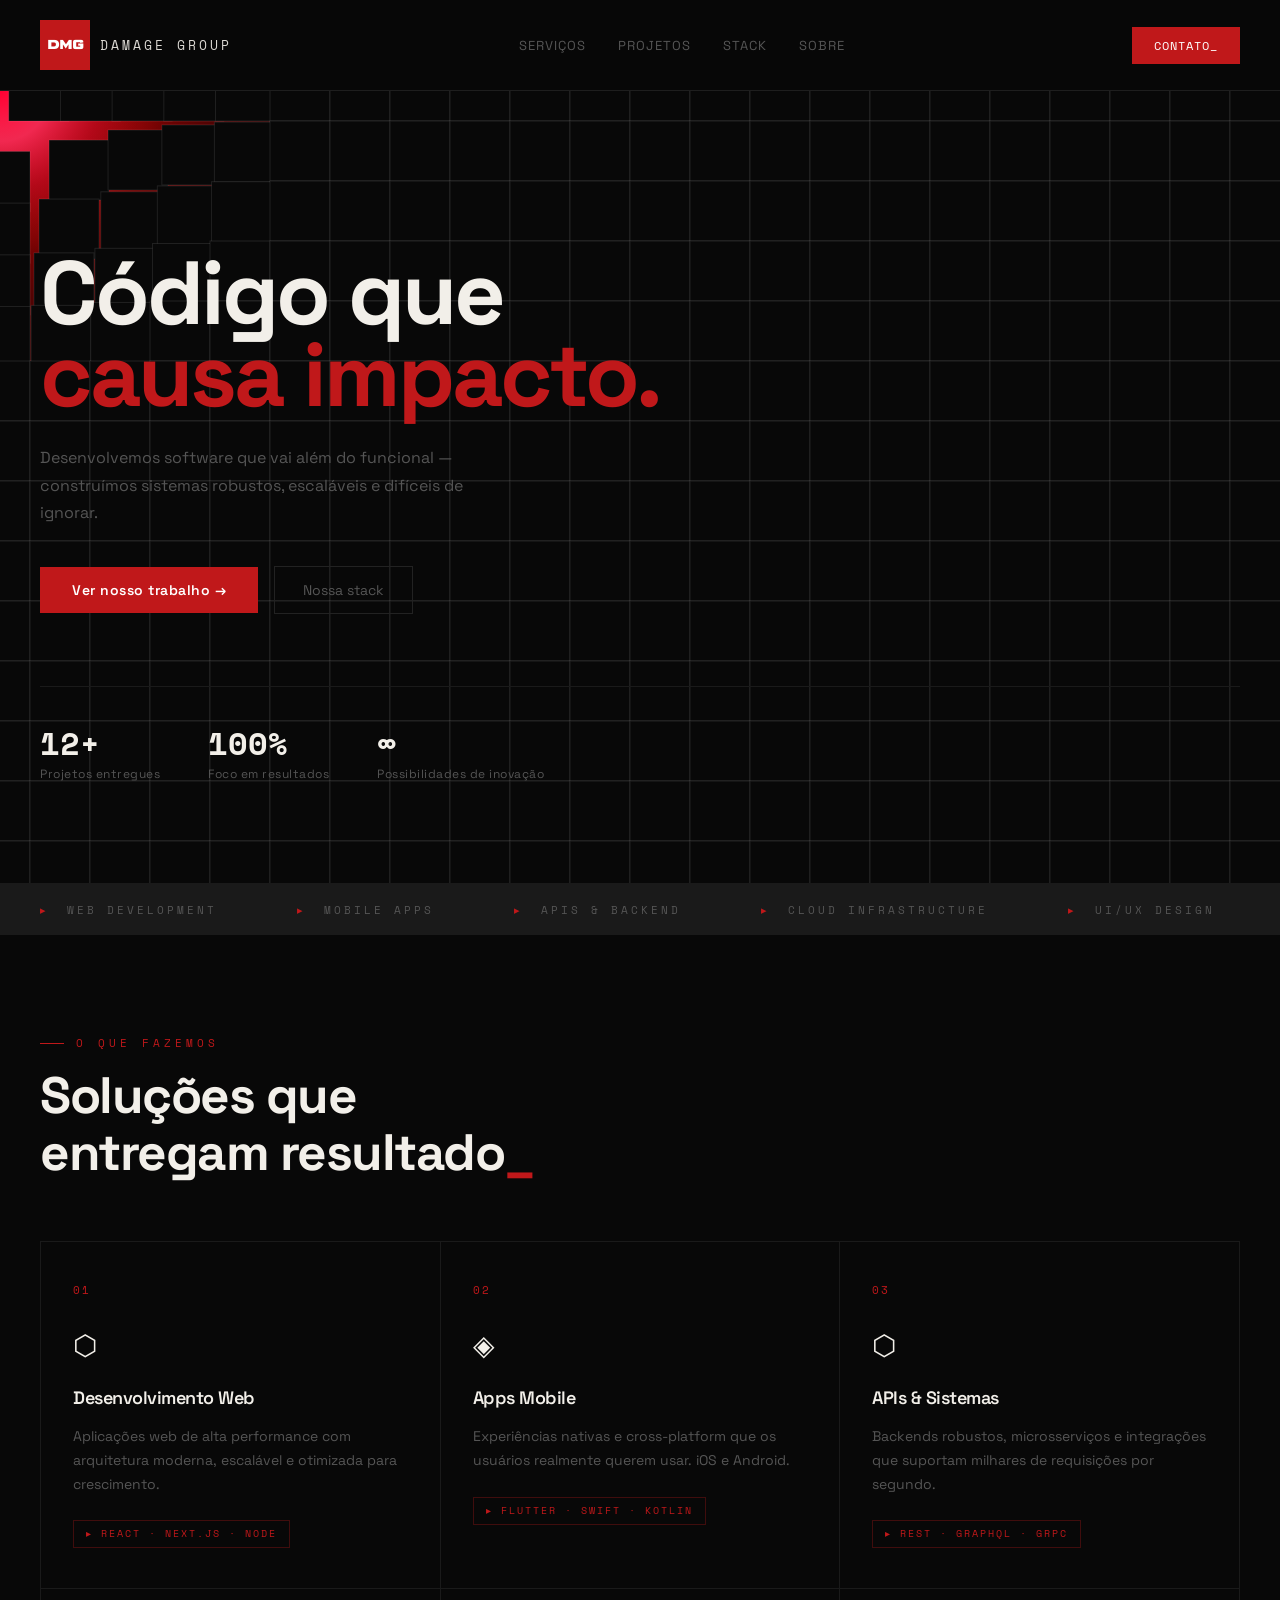
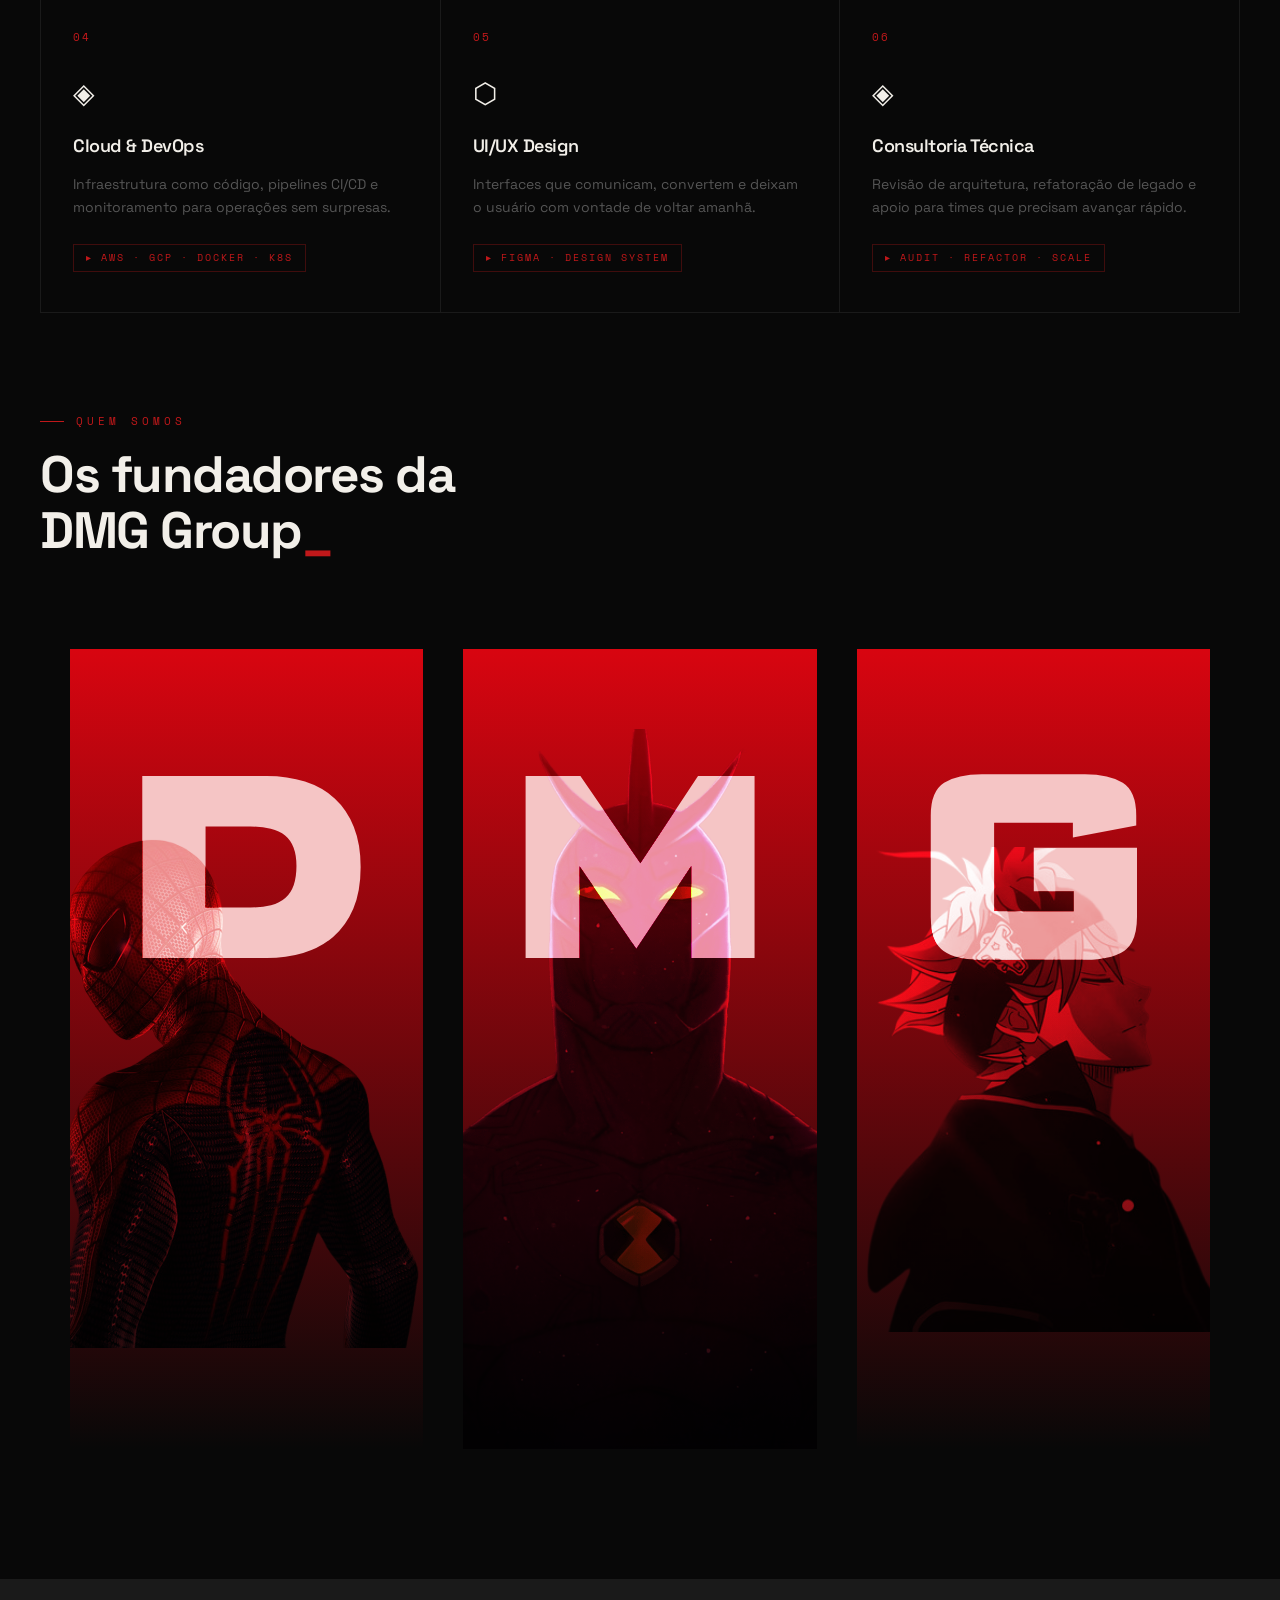
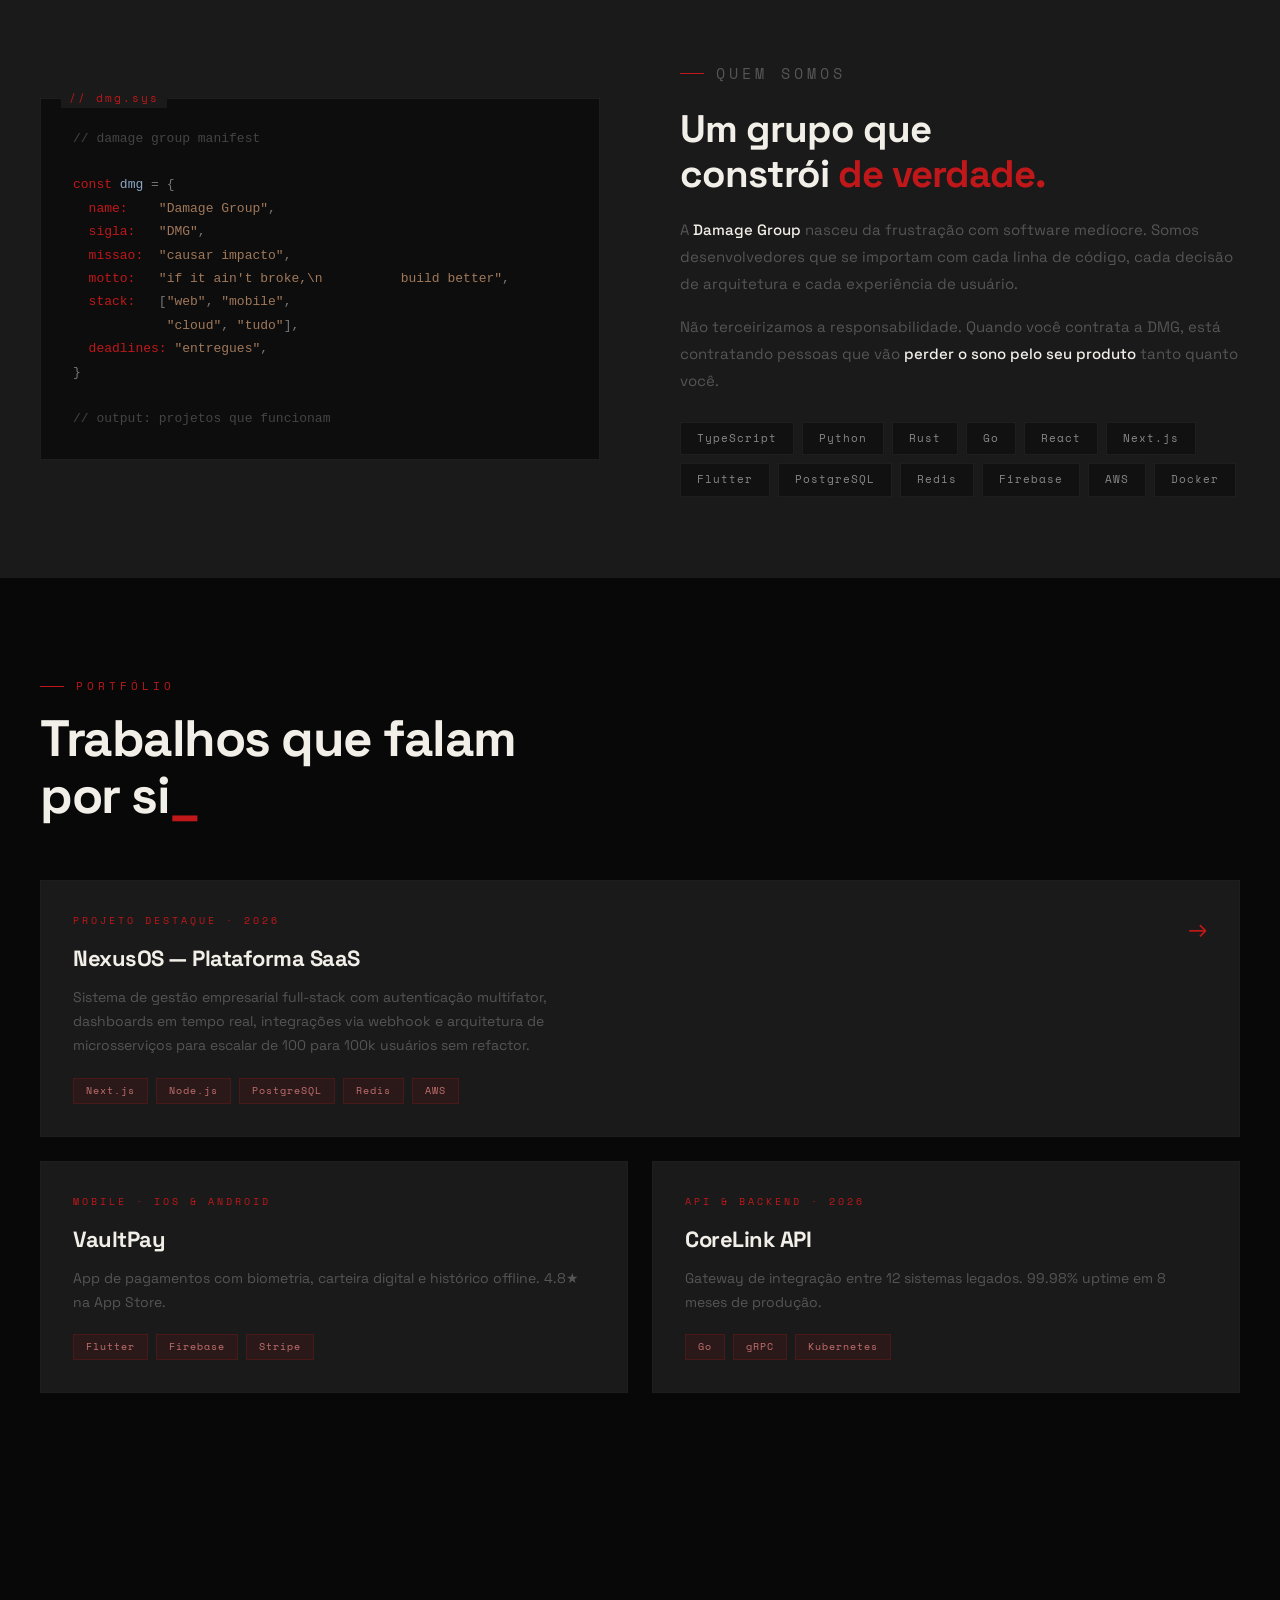
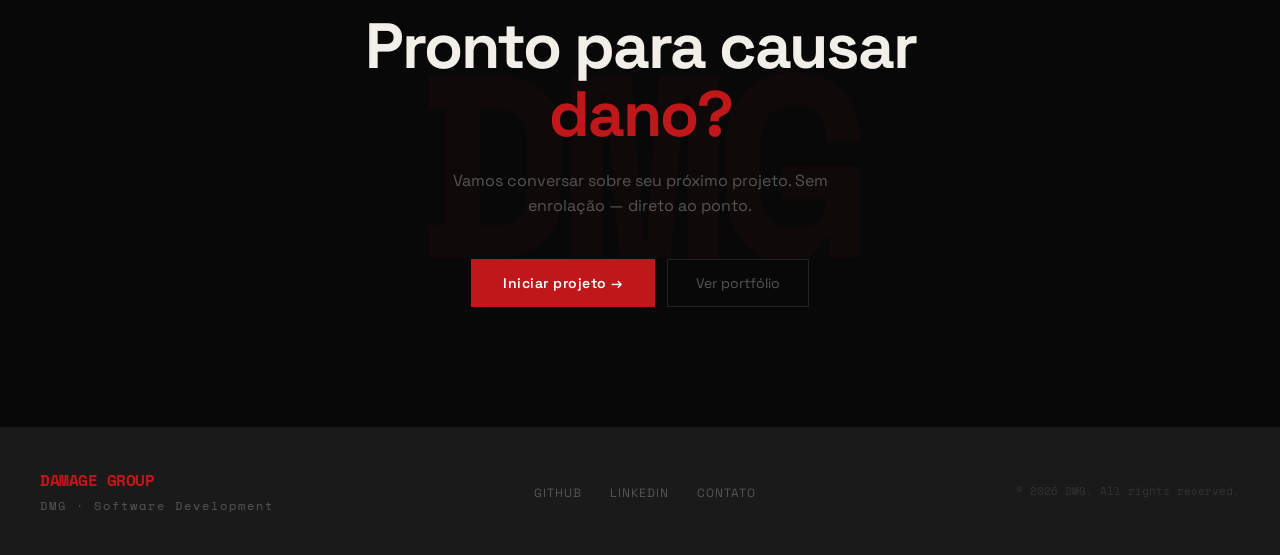
<file: DMG_site/index.html>
<!doctype html>
<html lang="pt-BR">
  <head>
    <meta charset="UTF-8" />
    <meta name="viewport" content="width=device-width, initial-scale=1.0" />
    <link rel="stylesheet" href="css.css" />
    <script defer src="script.js"></script>
  </head>
  <nav>
    <div class="nav-logo">
      <div class="logo-mark">DMG</div>
      <span class="logo-text">Damage Group</span>
    </div>
    <ul class="nav-links">
      <li><a href="#">Serviços</a></li>
      <li><a href="#">Projetos</a></li>
      <li><a href="#">Stack</a></li>
      <li><a href="#">Sobre</a></li>
    </ul>
    <button class="nav-cta">Contato_</button>
  </nav>

  <!-- HERO -->
  <section class="hero">
    <canvas id="gridCanvas" class="hero-grid-canvas"></canvas>
    <div class="hero-light" id="heroLight"></div>

    <p class="hero-eyebrow">Damage Group · 2026</p>

    <h1>
      Código que<br />
      <em>causa impacto.</em>
    </h1>

    <p class="hero-sub">
      Desenvolvemos software que vai além do funcional — construímos sistemas
      robustos, escaláveis e difíceis de ignorar.
    </p>

    <div class="hero-actions">
      <button
        class="btn-primary"
        onclick="
          sendPrompt('Quero saber mais sobre os serviços da Damage Group')
        "
      >
        Ver nosso trabalho →
      </button>
      <button class="btn-ghost">Nossa stack</button>
    </div>

    <div class="hero-stats">
      <div>
        <div class="stat-num">12+</div>
        <div class="stat-label">Projetos entregues</div>
      </div>
      <div>
        <div class="stat-num">100%</div>
        <div class="stat-label">Foco em resultados</div>
      </div>
      <div>
        <div class="stat-num">∞</div>
        <div class="stat-label">Possibilidades de inovação</div>
      </div>
    </div>
  </section>

  <!-- TICKER -->
  <div class="ticker">
    <div class="ticker-inner" id="ticker">
      <span class="ticker-item"><span>▸</span> Web Development</span>
      <span class="ticker-item"><span>▸</span> Mobile Apps</span>
      <span class="ticker-item"><span>▸</span> APIs & Backend</span>
      <span class="ticker-item"><span>▸</span> Cloud Infrastructure</span>
      <span class="ticker-item"><span>▸</span> UI/UX Design</span>
      <span class="ticker-item"><span>▸</span> Code Review</span>
      <span class="ticker-item"><span>▸</span> Firebase</span>
      <span class="ticker-item"><span>▸</span> Security Audit</span>
      <span class="ticker-item"><span>▸</span> Web Development</span>
      <span class="ticker-item"><span>▸</span> Mobile Apps</span>
      <span class="ticker-item"><span>▸</span> APIs & Backend</span>
      <span class="ticker-item"><span>▸</span> Cloud Infrastructure</span>
      <span class="ticker-item"><span>▸</span> UI/UX Design</span>
      <span class="ticker-item"><span>▸</span> Code Review</span>
      <span class="ticker-item"><span>▸</span> Firebase</span>
      <span class="ticker-item"><span>▸</span> Security Audit</span>
    </div>
  </div>

  <!-- SERVICES -->
  <section class="section">
    <p class="section-label">O que fazemos</p>
    <h2 class="section-title">
      Soluções que entregam resultado<span class="cursor">_</span>
    </h2>

    <div class="services-grid">
      <div class="service-card">
        <div class="service-num">01</div>
        <span class="service-icon">⬡</span>
        <div class="service-name">Desenvolvimento Web</div>
        <p class="service-desc">
          Aplicações web de alta performance com arquitetura moderna, escalável
          e otimizada para crescimento.
        </p>
        <span class="service-tag">▸ React · Next.js · Node</span>
      </div>
      <div class="service-card">
        <div class="service-num">02</div>
        <span class="service-icon">◈</span>
        <div class="service-name">Apps Mobile</div>
        <p class="service-desc">
          Experiências nativas e cross-platform que os usuários realmente querem
          usar. iOS e Android.
        </p>
        <span class="service-tag">▸ Flutter · Swift · Kotlin</span>
      </div>
      <div class="service-card">
        <div class="service-num">03</div>
        <span class="service-icon">⬡</span>
        <div class="service-name">APIs & Sistemas</div>
        <p class="service-desc">
          Backends robustos, microsserviços e integrações que suportam milhares
          de requisições por segundo.
        </p>
        <span class="service-tag">▸ REST · GraphQL · gRPC</span>
      </div>
      <div class="service-card">
        <div class="service-num">04</div>
        <span class="service-icon">◈</span>
        <div class="service-name">Cloud & DevOps</div>
        <p class="service-desc">
          Infraestrutura como código, pipelines CI/CD e monitoramento para
          operações sem surpresas.
        </p>
        <span class="service-tag">▸ AWS · GCP · Docker · K8s</span>
      </div>
      <div class="service-card">
        <div class="service-num">05</div>
        <span class="service-icon">⬡</span>
        <div class="service-name">UI/UX Design</div>
        <p class="service-desc">
          Interfaces que comunicam, convertem e deixam o usuário com vontade de
          voltar amanhã.
        </p>
        <span class="service-tag">▸ Figma · Design System</span>
      </div>
      <div class="service-card">
        <div class="service-num">06</div>
        <span class="service-icon">◈</span>
        <div class="service-name">Consultoria Técnica</div>
        <p class="service-desc">
          Revisão de arquitetura, refatoração de legado e apoio para times que
          precisam avançar rápido.
        </p>
        <span class="service-tag">▸ Audit · Refactor · Scale</span>
      </div>
    </div>
  </div>
</section>
<section class="sectioncard">
  <p class="section-label">Quem somos</p>
  <h2 class="section-title">Os fundadores da DMG Group<span class="cursor">_</span></h2>
  <div class="card-display">
    <div class="card" id="d">
      <div class="letter">D</div>
      <img src="images/dan.png" class="photo">  
    </div>
    <div class="card" id="m">
      <div class="letter">M</div>
      <img src="images/migo.png" class="photo">
    </div>
    <div class="card" id="g">
      <div class="letter">G</div>
      <img src="images/guigui.png" class="photo" id="gui">
    </div>
  </div>
</section>

  <!-- ABOUT STRIP -->
  <div class="about-strip">
    <div class="about-code">
      <pre><span class="code-cmt">// damage group manifest</span>

<span class="code-key">const</span> <span class="code-val">dmg</span> = {
  <span class="code-key">name:</span>    <span class="code-str">"Damage Group"</span>,
  <span class="code-key">sigla:</span>   <span class="code-str">"DMG"</span>,
  <span class="code-key">missao:</span>  <span class="code-str">"causar impacto"</span>,
  <span class="code-key">motto:</span>   <span class="code-str">"if it ain't broke,\n          build better"</span>,
  <span class="code-key">stack:</span>   [<span class="code-str">"web"</span>, <span class="code-str">"mobile"</span>,
            <span class="code-str">"cloud"</span>, <span class="code-str">"tudo"</span>],
  <span class="code-key">deadlines:</span> <span class="code-str">"entregues"</span>,
}

<span class="code-cmt">// output: projetos que funcionam</span></pre>
    </div>

    <div class="about-text">
      <p class="section-label" style="margin-bottom: 20px">Quem somos</p>
      <h2>
        Um grupo que<br />constrói
        <span style="color: var(--red)">de verdade.</span>
      </h2>
      <p>
        A <strong>Damage Group</strong> nasceu da frustração com software
        medíocre. Somos desenvolvedores que se importam com cada linha de
        código, cada decisão de arquitetura e cada experiência de usuário.
      </p>
      <p>
        Não terceirizamos a responsabilidade. Quando você contrata a DMG, está
        contratando pessoas que vão
        <strong>perder o sono pelo seu produto</strong> tanto quanto você.
      </p>

      <div class="tech-list">
        <span class="tech-pill">TypeScript</span>
        <span class="tech-pill">Python</span>
        <span class="tech-pill">Rust</span>
        <span class="tech-pill">Go</span>
        <span class="tech-pill">React</span>
        <span class="tech-pill">Next.js</span>
        <span class="tech-pill">Flutter</span>
        <span class="tech-pill">PostgreSQL</span>
        <span class="tech-pill">Redis</span>
        <span class="tech-pill">Firebase</span>
        <span class="tech-pill">AWS</span>
        <span class="tech-pill">Docker</span>
      </div>
    </div>
  </div>

  <!-- PROJECTS -->
  <section class="section">
    <p class="section-label">Portfólio</p>
    <h2 class="section-title">
      Trabalhos que falam por si<span class="cursor">_</span>
    </h2>

    <div class="projects-grid">
      <div class="project-card featured">
        <div>
          <div class="project-type">Projeto destaque · 2026</div>
          <div class="project-name">NexusOS — Plataforma SaaS</div>
          <p class="project-desc">
            Sistema de gestão empresarial full-stack com autenticação
            multifator, dashboards em tempo real, integrações via webhook e
            arquitetura de microsserviços para escalar de 100 para 100k usuários
            sem refactor.
          </p>
          <div class="project-tags">
            <span class="project-tag">Next.js</span>
            <span class="project-tag">Node.js</span>
            <span class="project-tag">PostgreSQL</span>
            <span class="project-tag">Redis</span>
            <span class="project-tag">AWS</span>
          </div>
        </div>
        <div class="project-arrow">→</div>
      </div>

      <div class="project-card">
        <div class="project-type">Mobile · iOS & Android</div>
        <div class="project-name">VaultPay</div>
        <p class="project-desc">
          App de pagamentos com biometria, carteira digital e histórico offline.
          4.8★ na App Store.
        </p>
        <div class="project-tags">
          <span class="project-tag">Flutter</span>
          <span class="project-tag">Firebase</span>
          <span class="project-tag">Stripe</span>
        </div>
      </div>

      <div class="project-card">
        <div class="project-type">API & Backend · 2026</div>
        <div class="project-name">CoreLink API</div>
        <p class="project-desc">
          Gateway de integração entre 12 sistemas legados. 99.98% uptime em 8
          meses de produção.
        </p>
        <div class="project-tags">
          <span class="project-tag">Go</span>
          <span class="project-tag">gRPC</span>
          <span class="project-tag">Kubernetes</span>
        </div>
      </div>
    </div>
  </section>

  <!-- CTA -->
  <section class="cta-section">
    <h2>Pronto para causar <span style="color: var(--red)">dano?</span></h2>
    <p>
      Vamos conversar sobre seu próximo projeto. Sem enrolação — direto ao
      ponto.
    </p>
    <div class="cta-actions">
      <button
        class="btn-primary"
        onclick="sendPrompt('Quero contratar a Damage Group para um projeto')"
      >
        Iniciar projeto →
      </button>
      <button class="btn-ghost">Ver portfólio</button>
    </div>
  </section>

  <!-- FOOTER -->
  <footer>
    <div class="footer-brand">
      <strong>DAMAGE GROUP</strong>
      DMG · Software Development
    </div>
    <ul class="footer-links">
      <li><a href="#">GitHub</a></li>
      <li><a href="#">LinkedIn</a></li>
      <li><a href="#">Contato</a></li>
    </ul>
    <span class="footer-copy">© 2026 DMG. All rights reserved.</span>
  </footer>
      </html>
</file>
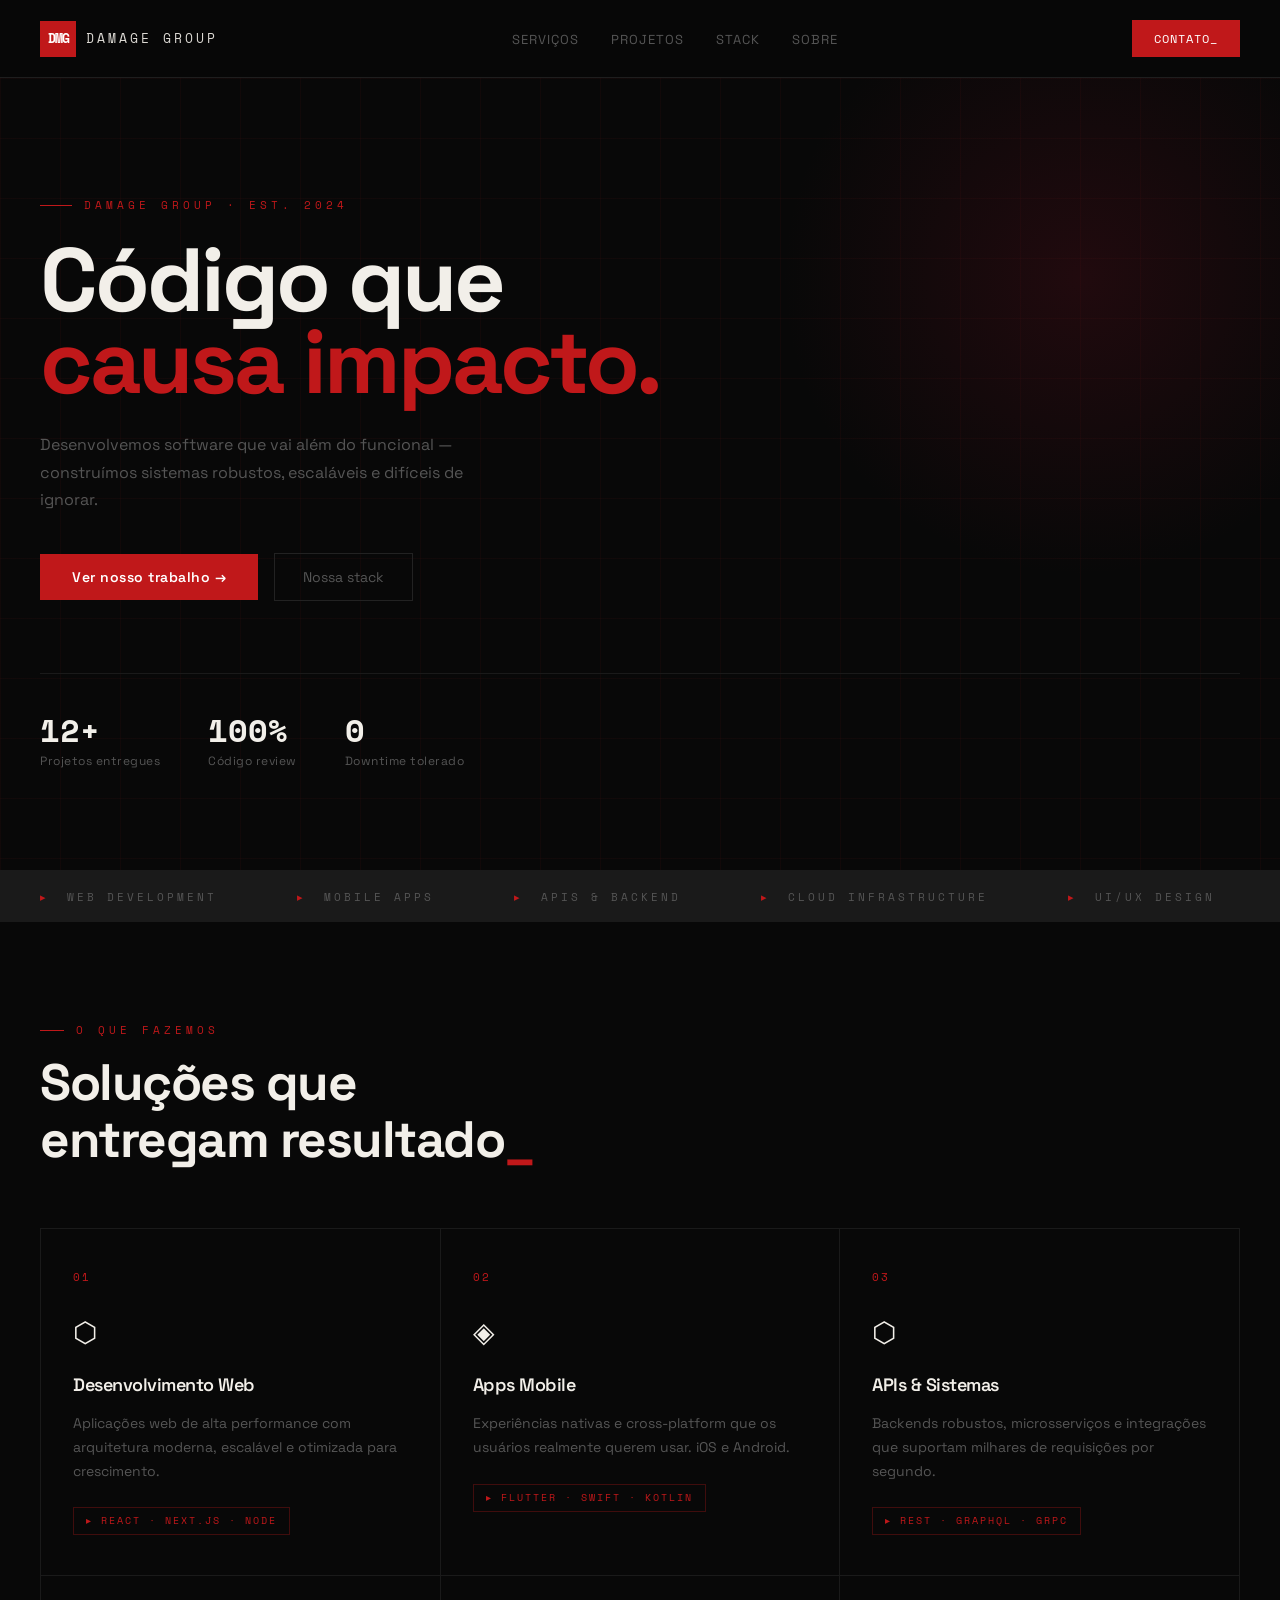
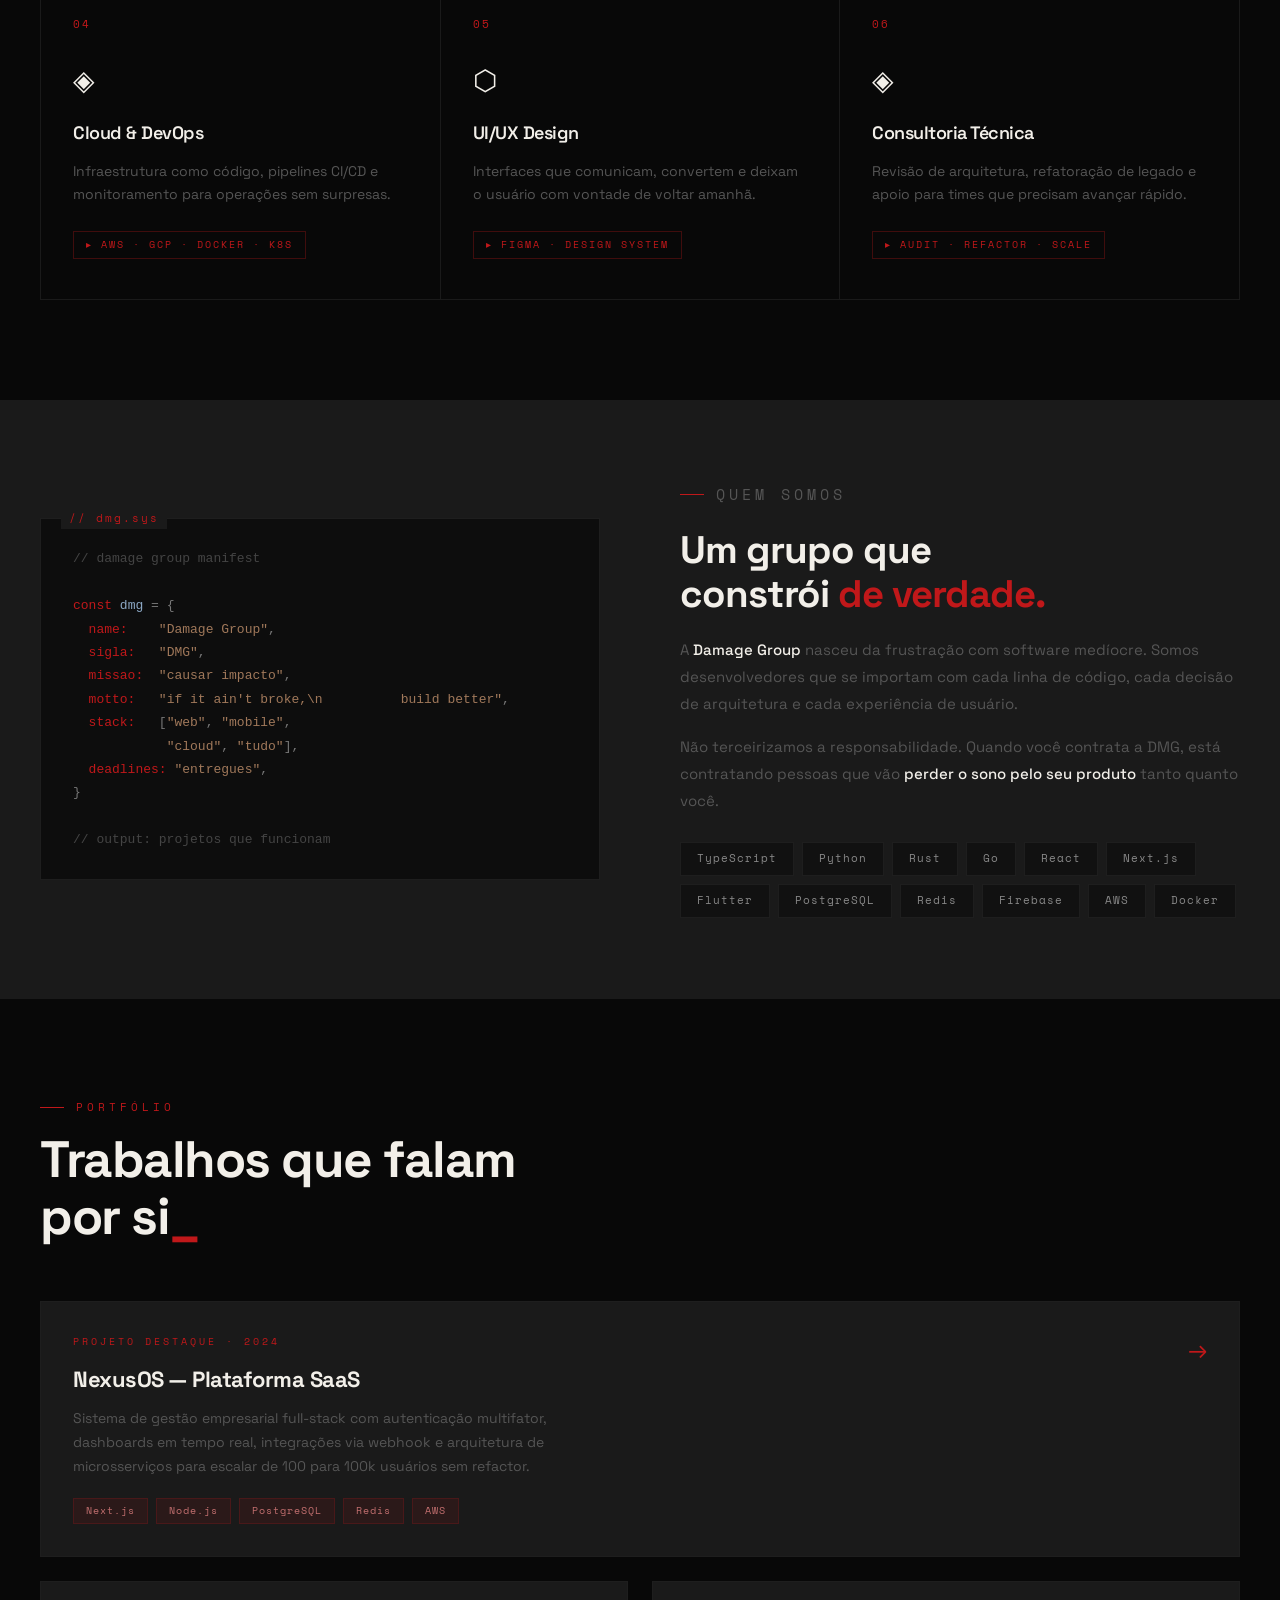
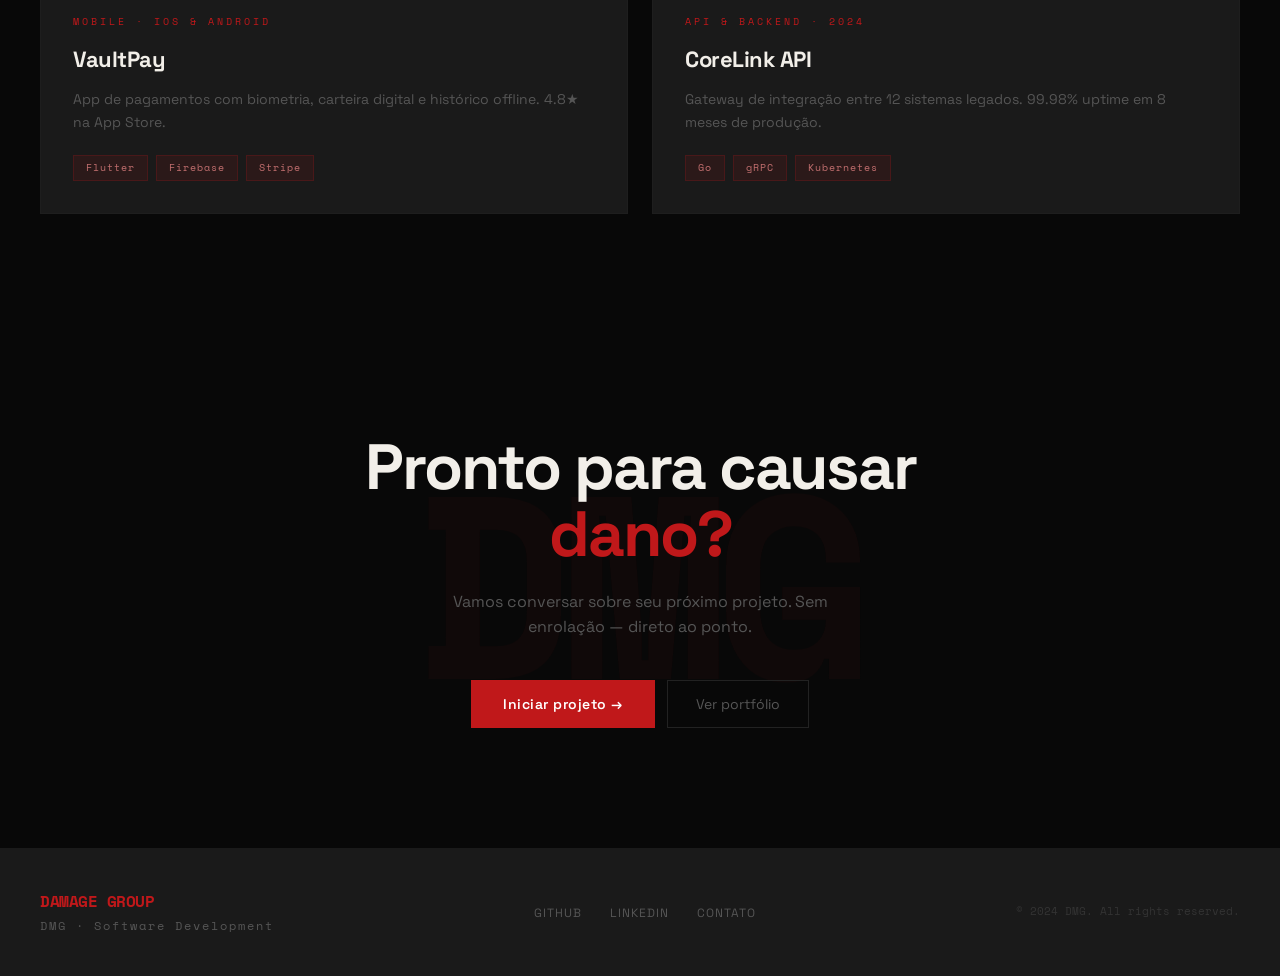
<file: damage_group_landing.html>
<!DOCTYPE html>
<html lang="pt-BR">
<head>
<meta charset="UTF-8">
<meta name="viewport" content="width=device-width, initial-scale=1.0">  
<link rel="stylesheet" href="css.css">
</head>
<nav>
  <div class="nav-logo">
    <div class="logo-mark">DMG</div>
    <span class="logo-text">Damage Group</span>
  </div>
  <ul class="nav-links">
    <li><a href="#">Serviços</a></li>
    <li><a href="#">Projetos</a></li>
    <li><a href="#">Stack</a></li>
    <li><a href="#">Sobre</a></li>
  </ul>
  <button class="nav-cta">Contato_</button>
</nav>

<!-- HERO -->
<section class="hero">
  <div class="hero-grid"></div>
  <div class="hero-glow"></div>

  <p class="hero-eyebrow">Damage Group · Est. 2024</p>

  <h1>
    Código que<br>
    <em>causa impacto.</em>
  </h1>

  <p class="hero-sub">
    Desenvolvemos software que vai além do funcional — construímos sistemas robustos, escaláveis e difíceis de ignorar.
  </p>

  <div class="hero-actions">
    <button class="btn-primary" onclick="sendPrompt('Quero saber mais sobre os serviços da Damage Group')">Ver nosso trabalho →</button>
    <button class="btn-ghost">Nossa stack</button>
  </div>

  <div class="hero-stats">
    <div>
      <div class="stat-num">12+</div>
      <div class="stat-label">Projetos entregues</div>
    </div>
    <div>
      <div class="stat-num">100%</div>
      <div class="stat-label">Código review</div>
    </div>
    <div>
      <div class="stat-num">0</div>
      <div class="stat-label">Downtime tolerado</div>
    </div>
  </div>
</section>

<!-- TICKER -->
<div class="ticker">
  <div class="ticker-inner" id="ticker">
    <span class="ticker-item"><span>▸</span> Web Development</span>
    <span class="ticker-item"><span>▸</span> Mobile Apps</span>
    <span class="ticker-item"><span>▸</span> APIs & Backend</span>
    <span class="ticker-item"><span>▸</span> Cloud Infrastructure</span>
    <span class="ticker-item"><span>▸</span> UI/UX Design</span>
    <span class="ticker-item"><span>▸</span> Code Review</span>
    <span class="ticker-item"><span>▸</span> DevOps</span>
    <span class="ticker-item"><span>▸</span> Security Audit</span>
    <span class="ticker-item"><span>▸</span> Web Development</span>
    <span class="ticker-item"><span>▸</span> Mobile Apps</span>
    <span class="ticker-item"><span>▸</span> APIs & Backend</span>
    <span class="ticker-item"><span>▸</span> Cloud Infrastructure</span>
    <span class="ticker-item"><span>▸</span> UI/UX Design</span>
    <span class="ticker-item"><span>▸</span> Code Review</span>
    <span class="ticker-item"><span>▸</span> DevOps</span>
    <span class="ticker-item"><span>▸</span> Security Audit</span>
  </div>
</div>

<!-- SERVICES -->
<section class="section">
  <p class="section-label">O que fazemos</p>
  <h2 class="section-title">Soluções que entregam resultado<span class="cursor">_</span></h2>

  <div class="services-grid">
    <div class="service-card">
      <div class="service-num">01</div>
      <span class="service-icon">⬡</span>
      <div class="service-name">Desenvolvimento Web</div>
      <p class="service-desc">Aplicações web de alta performance com arquitetura moderna, escalável e otimizada para crescimento.</p>
      <span class="service-tag">▸ React · Next.js · Node</span>
    </div>
    <div class="service-card">
      <div class="service-num">02</div>
      <span class="service-icon">◈</span>
      <div class="service-name">Apps Mobile</div>
      <p class="service-desc">Experiências nativas e cross-platform que os usuários realmente querem usar. iOS e Android.</p>
      <span class="service-tag">▸ Flutter · Swift · Kotlin</span>
    </div>
    <div class="service-card">
      <div class="service-num">03</div>
      <span class="service-icon">⬡</span>
      <div class="service-name">APIs & Sistemas</div>
      <p class="service-desc">Backends robustos, microsserviços e integrações que suportam milhares de requisições por segundo.</p>
      <span class="service-tag">▸ REST · GraphQL · gRPC</span>
    </div>
    <div class="service-card">
      <div class="service-num">04</div>
      <span class="service-icon">◈</span>
      <div class="service-name">Cloud & DevOps</div>
      <p class="service-desc">Infraestrutura como código, pipelines CI/CD e monitoramento para operações sem surpresas.</p>
      <span class="service-tag">▸ AWS · GCP · Docker · K8s</span>
    </div>
    <div class="service-card">
      <div class="service-num">05</div>
      <span class="service-icon">⬡</span>
      <div class="service-name">UI/UX Design</div>
      <p class="service-desc">Interfaces que comunicam, convertem e deixam o usuário com vontade de voltar amanhã.</p>
      <span class="service-tag">▸ Figma · Design System</span>
    </div>
    <div class="service-card">
      <div class="service-num">06</div>
      <span class="service-icon">◈</span>
      <div class="service-name">Consultoria Técnica</div>
      <p class="service-desc">Revisão de arquitetura, refatoração de legado e apoio para times que precisam avançar rápido.</p>
      <span class="service-tag">▸ Audit · Refactor · Scale</span>
    </div>
  </div>
</section>

<!-- ABOUT STRIP -->
<div class="about-strip">
  <div class="about-code">
<pre><span class="code-cmt">// damage group manifest</span>

<span class="code-key">const</span> <span class="code-val">dmg</span> = {
  <span class="code-key">name:</span>    <span class="code-str">"Damage Group"</span>,
  <span class="code-key">sigla:</span>   <span class="code-str">"DMG"</span>,
  <span class="code-key">missao:</span>  <span class="code-str">"causar impacto"</span>,
  <span class="code-key">motto:</span>   <span class="code-str">"if it ain't broke,\n          build better"</span>,
  <span class="code-key">stack:</span>   [<span class="code-str">"web"</span>, <span class="code-str">"mobile"</span>,
            <span class="code-str">"cloud"</span>, <span class="code-str">"tudo"</span>],
  <span class="code-key">deadlines:</span> <span class="code-str">"entregues"</span>,
}

<span class="code-cmt">// output: projetos que funcionam</span></pre>
  </div>

  <div class="about-text">
    <p class="section-label" style="margin-bottom:20px">Quem somos</p>
    <h2>Um grupo que<br>constrói <span style="color:var(--red)">de verdade.</span></h2>
    <p>
      A <strong>Damage Group</strong> nasceu da frustração com software medíocre. Somos desenvolvedores que se importam com cada linha de código, cada decisão de arquitetura e cada experiência de usuário.
    </p>
    <p>
      Não terceirizamos a responsabilidade. Quando você contrata a DMG, está contratando pessoas que vão <strong>perder o sono pelo seu produto</strong> tanto quanto você.
    </p>

    <div class="tech-list">
      <span class="tech-pill">TypeScript</span>
      <span class="tech-pill">Python</span>
      <span class="tech-pill">Rust</span>
      <span class="tech-pill">Go</span>
      <span class="tech-pill">React</span>
      <span class="tech-pill">Next.js</span>
      <span class="tech-pill">Flutter</span>
      <span class="tech-pill">PostgreSQL</span>
      <span class="tech-pill">Redis</span>
      <span class="tech-pill">Firebase</span>
      <span class="tech-pill">AWS</span>
      <span class="tech-pill">Docker</span>
    </div>
  </div>
</div>

<!-- PROJECTS -->
<section class="section">
  <p class="section-label">Portfólio</p>
  <h2 class="section-title">Trabalhos que falam por si<span class="cursor">_</span></h2>

  <div class="projects-grid">
    <div class="project-card featured">
      <div>
        <div class="project-type">Projeto destaque · 2024</div>
        <div class="project-name">NexusOS — Plataforma SaaS</div>
        <p class="project-desc">Sistema de gestão empresarial full-stack com autenticação multifator, dashboards em tempo real, integrações via webhook e arquitetura de microsserviços para escalar de 100 para 100k usuários sem refactor.</p>
        <div class="project-tags">
          <span class="project-tag">Next.js</span>
          <span class="project-tag">Node.js</span>
          <span class="project-tag">PostgreSQL</span>
          <span class="project-tag">Redis</span>
          <span class="project-tag">AWS</span>
        </div>
      </div>
      <div class="project-arrow">→</div>
    </div>

    <div class="project-card">
      <div class="project-type">Mobile · iOS & Android</div>
      <div class="project-name">VaultPay</div>
      <p class="project-desc">App de pagamentos com biometria, carteira digital e histórico offline. 4.8★ na App Store.</p>
      <div class="project-tags">
        <span class="project-tag">Flutter</span>
        <span class="project-tag">Firebase</span>
        <span class="project-tag">Stripe</span>
      </div>
    </div>

    <div class="project-card">
      <div class="project-type">API & Backend · 2024</div>
      <div class="project-name">CoreLink API</div>
      <p class="project-desc">Gateway de integração entre 12 sistemas legados. 99.98% uptime em 8 meses de produção.</p>
      <div class="project-tags">
        <span class="project-tag">Go</span>
        <span class="project-tag">gRPC</span>
        <span class="project-tag">Kubernetes</span>
      </div>
    </div>
  </div>
</section>

<!-- CTA -->
<section class="cta-section">
  <h2>Pronto para causar <span style="color:var(--red)">dano?</span></h2>
  <p>Vamos conversar sobre seu próximo projeto. Sem enrolação — direto ao ponto.</p>
  <div class="cta-actions">
    <button class="btn-primary" onclick="sendPrompt('Quero contratar a Damage Group para um projeto')">Iniciar projeto →</button>
    <button class="btn-ghost">Ver portfólio</button>
  </div>
</section>

<!-- FOOTER -->
<footer>
  <div class="footer-brand">
    <strong>DAMAGE GROUP</strong>
    DMG · Software Development
  </div>
  <ul class="footer-links">
    <li><a href="#">GitHub</a></li>
    <li><a href="#">LinkedIn</a></li>
    <li><a href="#">Contato</a></li>
  </ul>
  <span class="footer-copy">© 2024 DMG. All rights reserved.</span>
</footer>
</file>
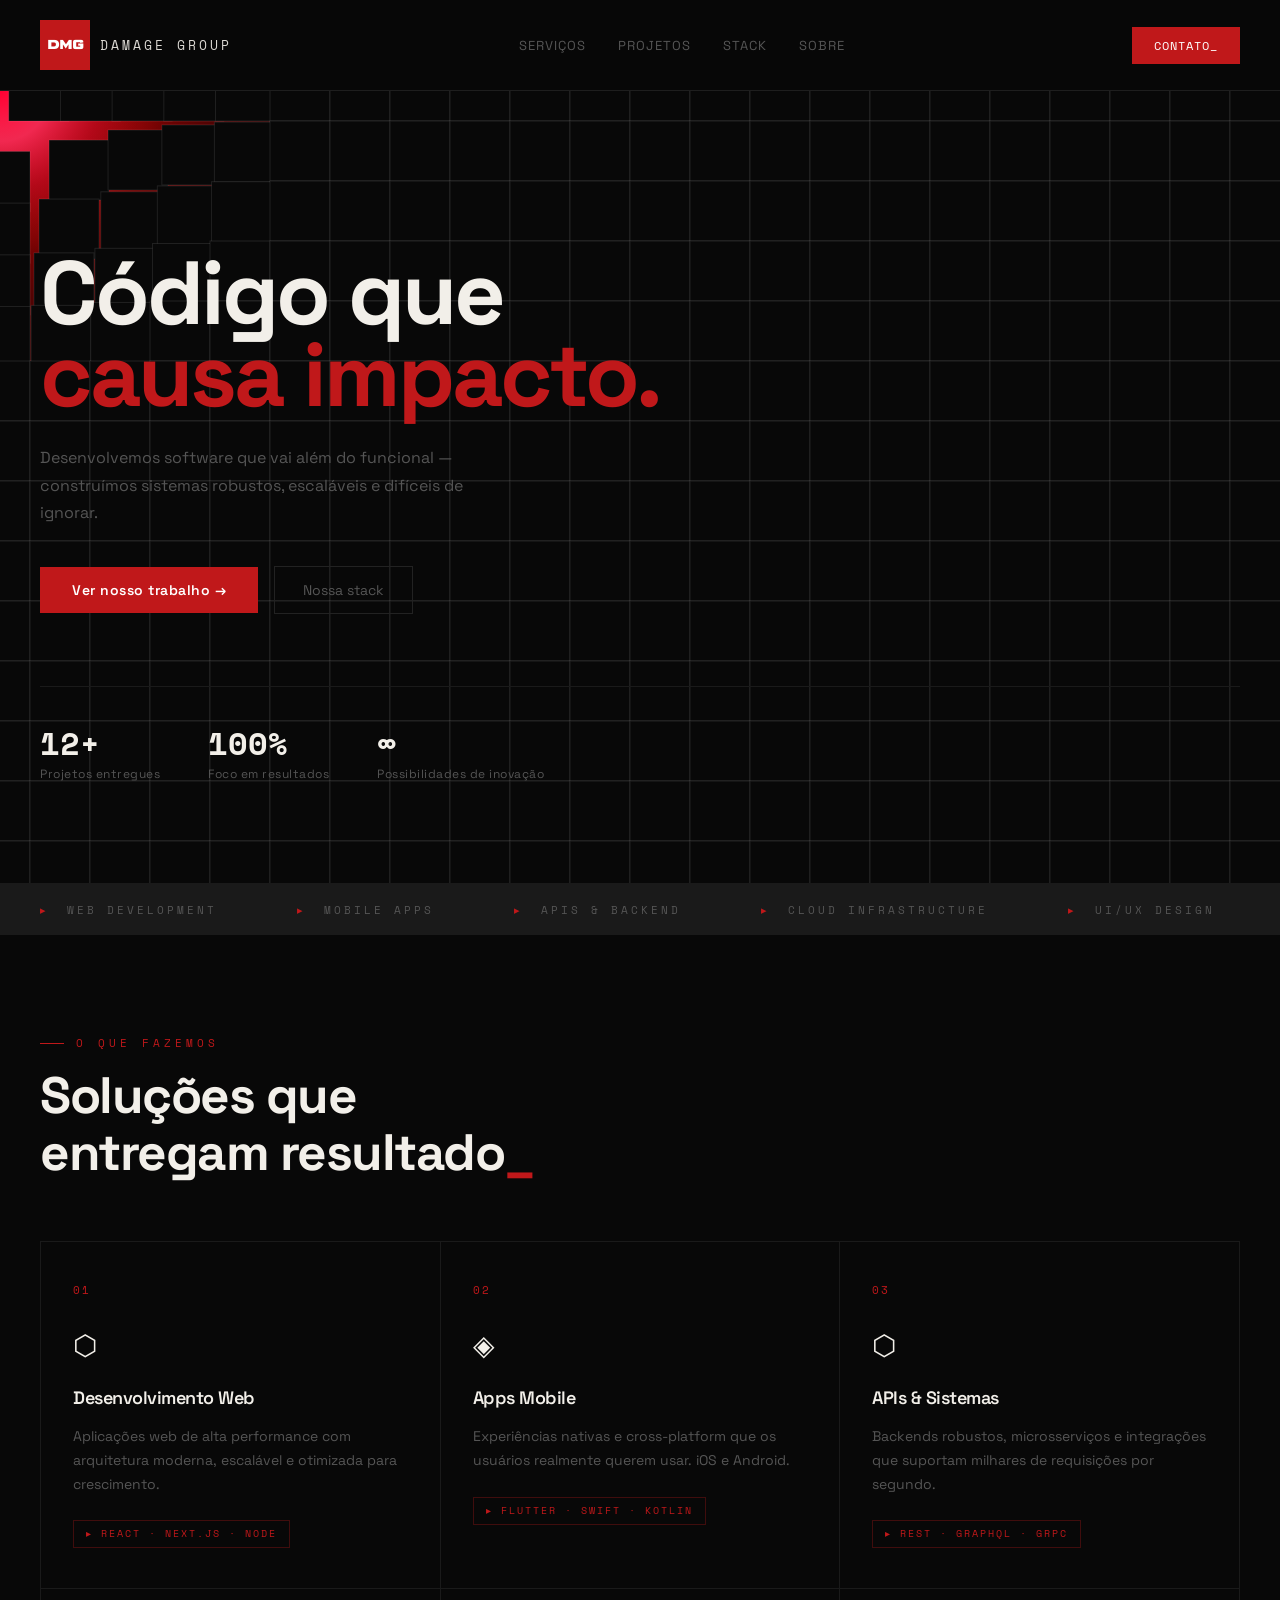
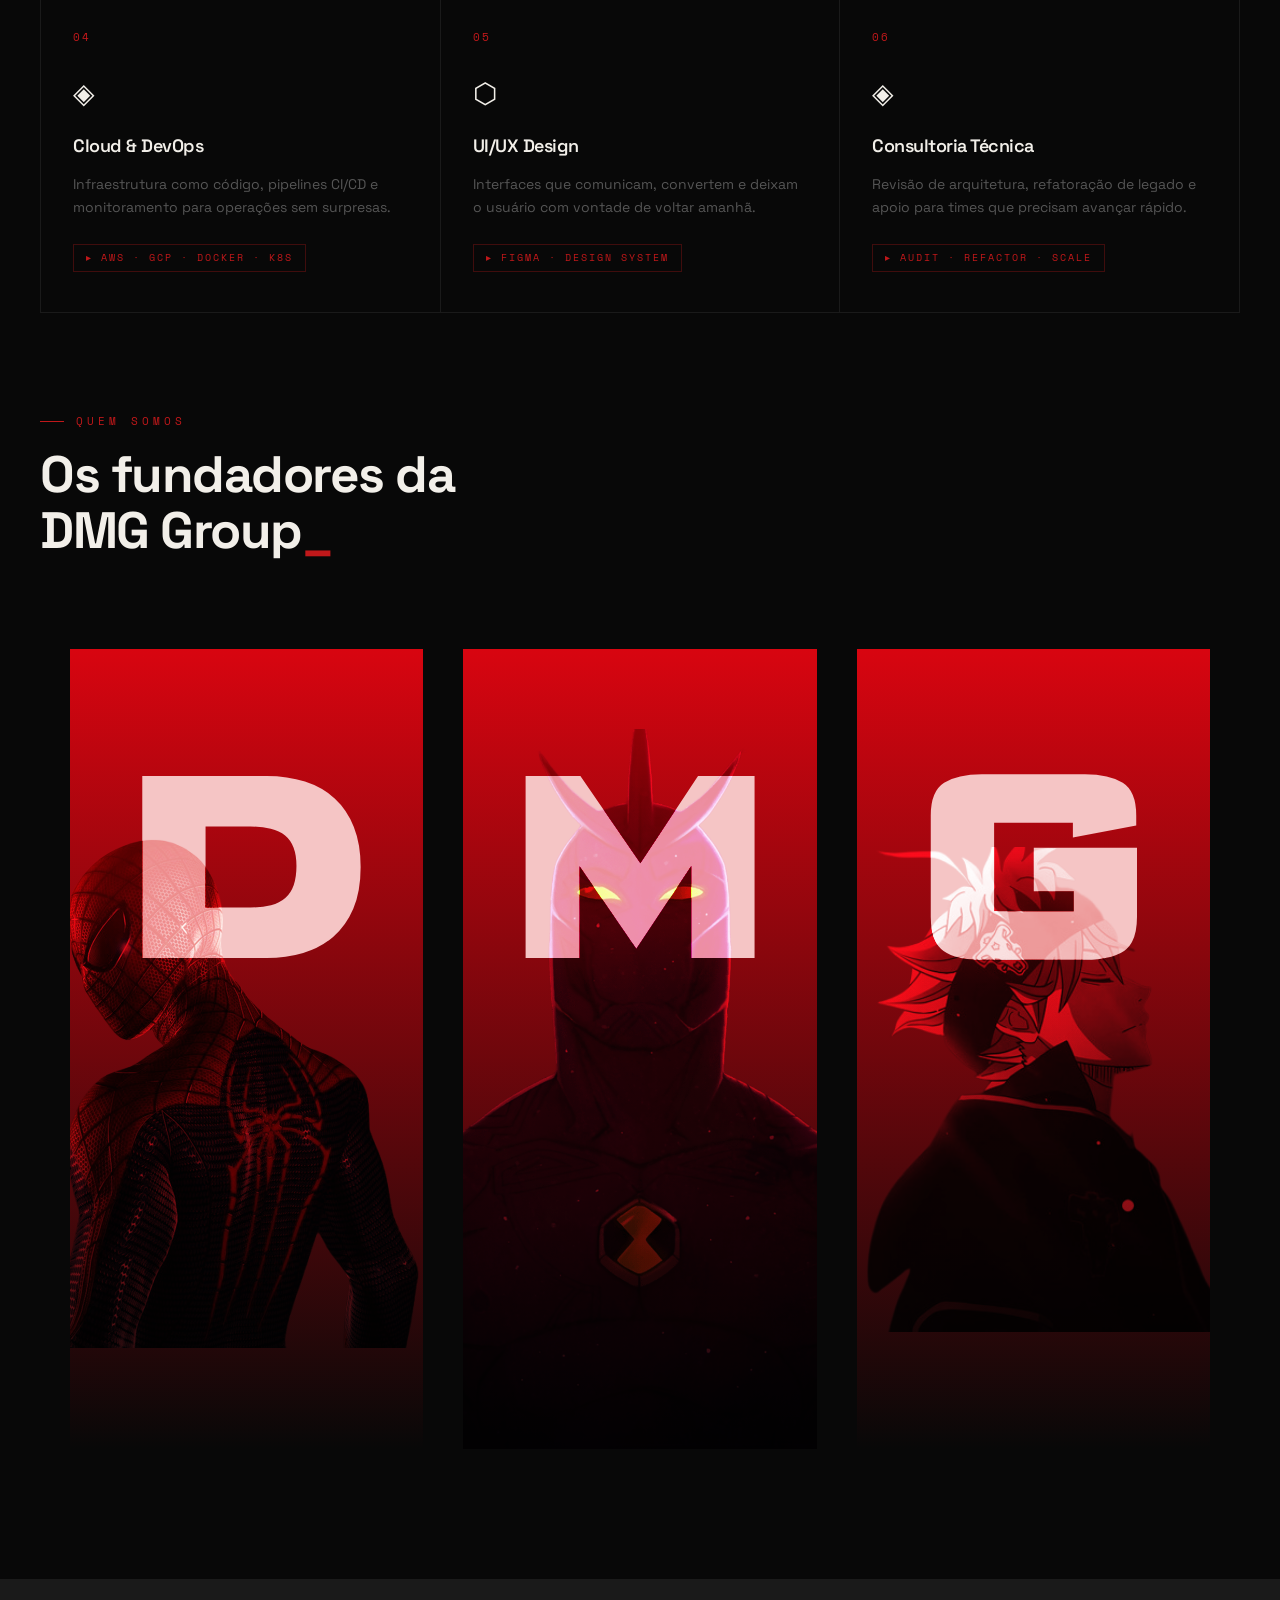
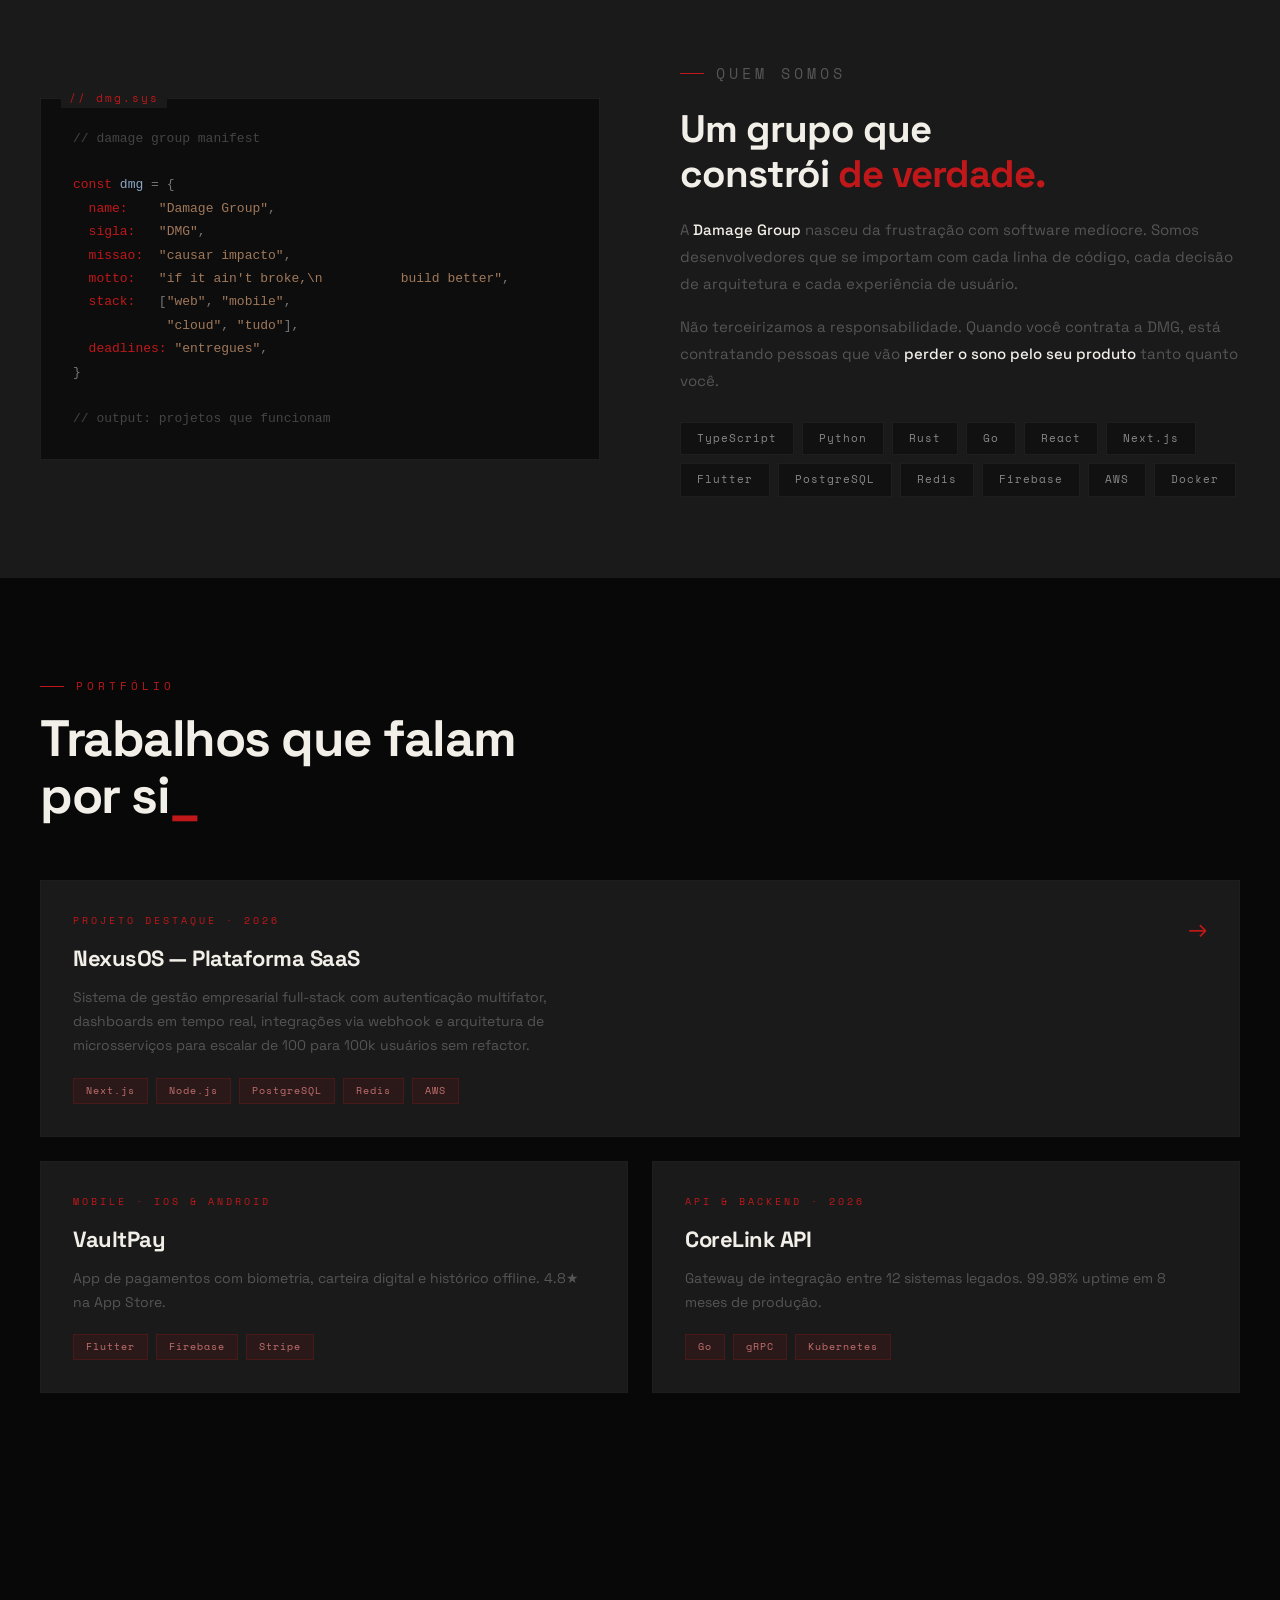
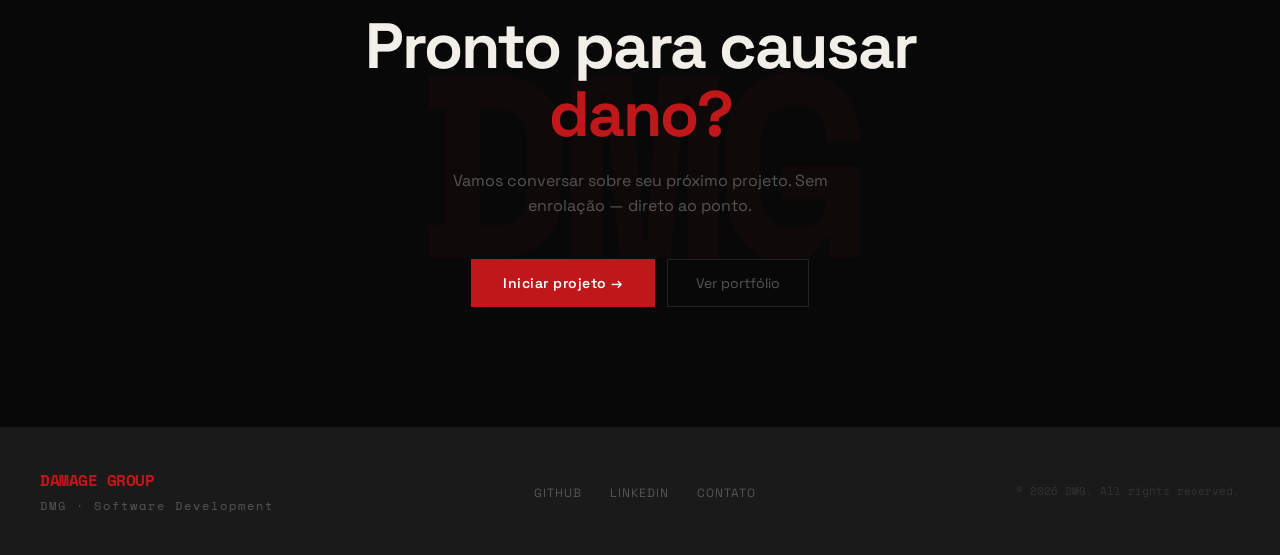
<file: DMG_site/damage_group_landing.html>
<!doctype html>
<html lang="pt-BR">
  <head>
    <meta charset="UTF-8" />
    <meta name="viewport" content="width=device-width, initial-scale=1.0" />
    <link rel="stylesheet" href="css.css" />
    <script defer src="script.js"></script>
  </head>
  <nav>
    <div class="nav-logo">
      <div class="logo-mark">DMG</div>
      <span class="logo-text">Damage Group</span>
    </div>
    <ul class="nav-links">
      <li><a href="#">Serviços</a></li>
      <li><a href="#">Projetos</a></li>
      <li><a href="#">Stack</a></li>
      <li><a href="#">Sobre</a></li>
    </ul>
    <button class="nav-cta">Contato_</button>
  </nav>

  <!-- HERO -->
  <section class="hero">
    <canvas id="gridCanvas" class="hero-grid-canvas"></canvas>
    <div class="hero-light" id="heroLight"></div>

    <p class="hero-eyebrow">Damage Group · 2026</p>

    <h1>
      Código que<br />
      <em>causa impacto.</em>
    </h1>

    <p class="hero-sub">
      Desenvolvemos software que vai além do funcional — construímos sistemas
      robustos, escaláveis e difíceis de ignorar.
    </p>

    <div class="hero-actions">
      <button
        class="btn-primary"
        onclick="
          sendPrompt('Quero saber mais sobre os serviços da Damage Group')
        "
      >
        Ver nosso trabalho →
      </button>
      <button class="btn-ghost">Nossa stack</button>
    </div>

    <div class="hero-stats">
      <div>
        <div class="stat-num">12+</div>
        <div class="stat-label">Projetos entregues</div>
      </div>
      <div>
        <div class="stat-num">100%</div>
        <div class="stat-label">Foco em resultados</div>
      </div>
      <div>
        <div class="stat-num">∞</div>
        <div class="stat-label">Possibilidades de inovação</div>
      </div>
    </div>
  </section>

  <!-- TICKER -->
  <div class="ticker">
    <div class="ticker-inner" id="ticker">
      <span class="ticker-item"><span>▸</span> Web Development</span>
      <span class="ticker-item"><span>▸</span> Mobile Apps</span>
      <span class="ticker-item"><span>▸</span> APIs & Backend</span>
      <span class="ticker-item"><span>▸</span> Cloud Infrastructure</span>
      <span class="ticker-item"><span>▸</span> UI/UX Design</span>
      <span class="ticker-item"><span>▸</span> Code Review</span>
      <span class="ticker-item"><span>▸</span> Firebase</span>
      <span class="ticker-item"><span>▸</span> Security Audit</span>
      <span class="ticker-item"><span>▸</span> Web Development</span>
      <span class="ticker-item"><span>▸</span> Mobile Apps</span>
      <span class="ticker-item"><span>▸</span> APIs & Backend</span>
      <span class="ticker-item"><span>▸</span> Cloud Infrastructure</span>
      <span class="ticker-item"><span>▸</span> UI/UX Design</span>
      <span class="ticker-item"><span>▸</span> Code Review</span>
      <span class="ticker-item"><span>▸</span> Firebase</span>
      <span class="ticker-item"><span>▸</span> Security Audit</span>
    </div>
  </div>

  <!-- SERVICES -->
  <section class="section">
    <p class="section-label">O que fazemos</p>
    <h2 class="section-title">
      Soluções que entregam resultado<span class="cursor">_</span>
    </h2>

    <div class="services-grid">
      <div class="service-card">
        <div class="service-num">01</div>
        <span class="service-icon">⬡</span>
        <div class="service-name">Desenvolvimento Web</div>
        <p class="service-desc">
          Aplicações web de alta performance com arquitetura moderna, escalável
          e otimizada para crescimento.
        </p>
        <span class="service-tag">▸ React · Next.js · Node</span>
      </div>
      <div class="service-card">
        <div class="service-num">02</div>
        <span class="service-icon">◈</span>
        <div class="service-name">Apps Mobile</div>
        <p class="service-desc">
          Experiências nativas e cross-platform que os usuários realmente querem
          usar. iOS e Android.
        </p>
        <span class="service-tag">▸ Flutter · Swift · Kotlin</span>
      </div>
      <div class="service-card">
        <div class="service-num">03</div>
        <span class="service-icon">⬡</span>
        <div class="service-name">APIs & Sistemas</div>
        <p class="service-desc">
          Backends robustos, microsserviços e integrações que suportam milhares
          de requisições por segundo.
        </p>
        <span class="service-tag">▸ REST · GraphQL · gRPC</span>
      </div>
      <div class="service-card">
        <div class="service-num">04</div>
        <span class="service-icon">◈</span>
        <div class="service-name">Cloud & DevOps</div>
        <p class="service-desc">
          Infraestrutura como código, pipelines CI/CD e monitoramento para
          operações sem surpresas.
        </p>
        <span class="service-tag">▸ AWS · GCP · Docker · K8s</span>
      </div>
      <div class="service-card">
        <div class="service-num">05</div>
        <span class="service-icon">⬡</span>
        <div class="service-name">UI/UX Design</div>
        <p class="service-desc">
          Interfaces que comunicam, convertem e deixam o usuário com vontade de
          voltar amanhã.
        </p>
        <span class="service-tag">▸ Figma · Design System</span>
      </div>
      <div class="service-card">
        <div class="service-num">06</div>
        <span class="service-icon">◈</span>
        <div class="service-name">Consultoria Técnica</div>
        <p class="service-desc">
          Revisão de arquitetura, refatoração de legado e apoio para times que
          precisam avançar rápido.
        </p>
        <span class="service-tag">▸ Audit · Refactor · Scale</span>
      </div>
    </div>
  </div>
</section>
<section class="sectioncard">
  <p class="section-label">Quem somos</p>
  <h2 class="section-title">Os fundadores da DMG Group<span class="cursor">_</span></h2>
  <div class="card-display">
    <div class="card" id="d">
      <div class="letter">D</div>
      <img src="images/dan.png" class="photo">  
    </div>
    <div class="card" id="m">
      <div class="letter">M</div>
      <img src="images/migo.png" class="photo">
    </div>
    <div class="card" id="g">
      <div class="letter">G</div>
      <img src="images/guigui.png" class="photo" id="gui">
    </div>
  </div>
</section>

  <!-- ABOUT STRIP -->
  <div class="about-strip">
    <div class="about-code">
      <pre><span class="code-cmt">// damage group manifest</span>

<span class="code-key">const</span> <span class="code-val">dmg</span> = {
  <span class="code-key">name:</span>    <span class="code-str">"Damage Group"</span>,
  <span class="code-key">sigla:</span>   <span class="code-str">"DMG"</span>,
  <span class="code-key">missao:</span>  <span class="code-str">"causar impacto"</span>,
  <span class="code-key">motto:</span>   <span class="code-str">"if it ain't broke,\n          build better"</span>,
  <span class="code-key">stack:</span>   [<span class="code-str">"web"</span>, <span class="code-str">"mobile"</span>,
            <span class="code-str">"cloud"</span>, <span class="code-str">"tudo"</span>],
  <span class="code-key">deadlines:</span> <span class="code-str">"entregues"</span>,
}

<span class="code-cmt">// output: projetos que funcionam</span></pre>
    </div>

    <div class="about-text">
      <p class="section-label" style="margin-bottom: 20px">Quem somos</p>
      <h2>
        Um grupo que<br />constrói
        <span style="color: var(--red)">de verdade.</span>
      </h2>
      <p>
        A <strong>Damage Group</strong> nasceu da frustração com software
        medíocre. Somos desenvolvedores que se importam com cada linha de
        código, cada decisão de arquitetura e cada experiência de usuário.
      </p>
      <p>
        Não terceirizamos a responsabilidade. Quando você contrata a DMG, está
        contratando pessoas que vão
        <strong>perder o sono pelo seu produto</strong> tanto quanto você.
      </p>

      <div class="tech-list">
        <span class="tech-pill">TypeScript</span>
        <span class="tech-pill">Python</span>
        <span class="tech-pill">Rust</span>
        <span class="tech-pill">Go</span>
        <span class="tech-pill">React</span>
        <span class="tech-pill">Next.js</span>
        <span class="tech-pill">Flutter</span>
        <span class="tech-pill">PostgreSQL</span>
        <span class="tech-pill">Redis</span>
        <span class="tech-pill">Firebase</span>
        <span class="tech-pill">AWS</span>
        <span class="tech-pill">Docker</span>
      </div>
    </div>
  </div>

  <!-- PROJECTS -->
  <section class="section">
    <p class="section-label">Portfólio</p>
    <h2 class="section-title">
      Trabalhos que falam por si<span class="cursor">_</span>
    </h2>

    <div class="projects-grid">
      <div class="project-card featured">
        <div>
          <div class="project-type">Projeto destaque · 2026</div>
          <div class="project-name">NexusOS — Plataforma SaaS</div>
          <p class="project-desc">
            Sistema de gestão empresarial full-stack com autenticação
            multifator, dashboards em tempo real, integrações via webhook e
            arquitetura de microsserviços para escalar de 100 para 100k usuários
            sem refactor.
          </p>
          <div class="project-tags">
            <span class="project-tag">Next.js</span>
            <span class="project-tag">Node.js</span>
            <span class="project-tag">PostgreSQL</span>
            <span class="project-tag">Redis</span>
            <span class="project-tag">AWS</span>
          </div>
        </div>
        <div class="project-arrow">→</div>
      </div>

      <div class="project-card">
        <div class="project-type">Mobile · iOS & Android</div>
        <div class="project-name">VaultPay</div>
        <p class="project-desc">
          App de pagamentos com biometria, carteira digital e histórico offline.
          4.8★ na App Store.
        </p>
        <div class="project-tags">
          <span class="project-tag">Flutter</span>
          <span class="project-tag">Firebase</span>
          <span class="project-tag">Stripe</span>
        </div>
      </div>

      <div class="project-card">
        <div class="project-type">API & Backend · 2026</div>
        <div class="project-name">CoreLink API</div>
        <p class="project-desc">
          Gateway de integração entre 12 sistemas legados. 99.98% uptime em 8
          meses de produção.
        </p>
        <div class="project-tags">
          <span class="project-tag">Go</span>
          <span class="project-tag">gRPC</span>
          <span class="project-tag">Kubernetes</span>
        </div>
      </div>
    </div>
  </section>

  <!-- CTA -->
  <section class="cta-section">
    <h2>Pronto para causar <span style="color: var(--red)">dano?</span></h2>
    <p>
      Vamos conversar sobre seu próximo projeto. Sem enrolação — direto ao
      ponto.
    </p>
    <div class="cta-actions">
      <button
        class="btn-primary"
        onclick="sendPrompt('Quero contratar a Damage Group para um projeto')"
      >
        Iniciar projeto →
      </button>
      <button class="btn-ghost">Ver portfólio</button>
    </div>
  </section>

  <!-- FOOTER -->
  <footer>
    <div class="footer-brand">
      <strong>DAMAGE GROUP</strong>
      DMG · Software Development
    </div>
    <ul class="footer-links">
      <li><a href="#">GitHub</a></li>
      <li><a href="#">LinkedIn</a></li>
      <li><a href="#">Contato</a></li>
    </ul>
    <span class="footer-copy">© 2026 DMG. All rights reserved.</span>
  </footer>
</html>
</file>
<file: DMG_site/css.css>
@import url('https://fonts.googleapis.com/css2?family=Space+Grotesk:wght@300;400;500;600;700&family=Space+Mono:wght@400;700&display=swap');
@import url('https://fonts.googleapis.com/css2?family=Science+Gothic:wght@100..900&display=swap');
  *, *::before, *::after { box-sizing: border-box; margin: 0; padding: 0; }

  :root {
    --black: #080808;
    --red: #C0181A;
    --burgundy: #6B1020;
    --white: #F2EFE9;
    --off: #1A1A1A;
    --muted: #555;
    --mono: 'Space Mono', monospace;
    --sans: 'Space Grotesk', sans-serif;
  }

  body {
    background: var(--black);
    color: var(--white);
    font-family: var(--sans);
    overflow-x: hidden;
    line-height: 1.6;
  }  
  
  /* NAV */
  nav {
    display: flex;
    align-items: center;
    justify-content: space-between;
    padding: 20px 40px;
    border-bottom: 1px solid #1e1e1e;
    position: sticky;
    top: 0;
    background: rgba(8,8,8,0.95);
    backdrop-filter: blur(12px);
    z-index: 100;
  }

  .nav-logo {
    display: flex;
    align-items: center;
    gap: 10px;
  }

  .logo-mark {
    width: 50px;
    height: 50px;
    background: var(--red);
    display: flex;
    align-items: center;
    justify-content: center;
    font-family: Science Gothic;
    font-size: 13px;
    font-weight: 800;
    letter-spacing: -1px;
    color: #fff;
  }

  .logo-text {
    font-family: var(--mono);
    font-size: 13px;
    letter-spacing: 3px;
    text-transform: uppercase;
    color: var(--white);
    opacity: 0.9;
  }

  .nav-links {
    display: flex;
    gap: 32px;
    list-style: none;
  }

  .nav-links a {
    color: var(--muted);
    text-decoration: none;
    font-size: 13px;
    letter-spacing: 1px;
    text-transform: uppercase;
    transition: color 0.2s;
  }

  .nav-links a:hover { color: var(--white); }

  .nav-cta {
    background: var(--red);
    color: #fff;
    border: none;
    padding: 10px 22px;
    font-family: var(--mono);
    font-size: 12px;
    letter-spacing: 1px;
    cursor: pointer;
    text-transform: uppercase;
    transition: background 0.2s;
  }

  .nav-cta:hover { background: #a01214; }

  /* HERO */
  .hero {
    min-height: 88vh;
    display: flex;
    flex-direction: column;
    justify-content: center;
    padding: 80px 40px 60px;
    position: relative;
    overflow: hidden;
  }

  .hero-grid-canvas {
    position: absolute;
    inset: 0;
    z-index: 0;
    pointer-events: none;
  }

  .hero-light {
    display: none;
  }

  .hero-glow {
    position: absolute;
    width: 600px;
    height: 600px;
    background: radial-gradient(circle, rgba(115, 14, 33, 0.25) 0%, transparent 70%);
    top: -100px;
    right: -100px;
    pointer-events: none;
  }

  .hero-eyebrow {
    font-family: var(--mono);
    font-size: 11px;
    color: var(--red);
    letter-spacing: 4px;
    text-transform: uppercase;
    margin-bottom: 24px;
    display: flex;
    align-items: center;
    gap: 12px;
  }

  .hero-eyebrow::before {
    content: '';
    display: block;
    width: 32px;
    height: 1px;
    background: var(--red);
  }

  .hero h1 {
    font-size: clamp(48px, 7vw, 96px);
    font-weight: 700;
    line-height: 0.92;
    letter-spacing: -3px;
    max-width: 800px;
    position: relative;
    z-index: 1;
  }

  .hero h1 em {
    font-style: normal;
    color: var(--red);
    display: block;
  }

  .hero-sub {
    font-size: 16px;
    color: var(--muted);
    max-width: 480px;
    margin-top: 28px;
    line-height: 1.7;
    position: relative;
    z-index: 1;
  }

  .hero-actions {
    display: flex;
    gap: 16px;
    margin-top: 40px;
    align-items: center;
    position: relative;
    z-index: 1;
  }

  .btn-primary {
    background: var(--red);
    color: #fff;
    border: none;
    padding: 14px 32px;
    font-family: var(--sans);
    font-size: 14px;
    font-weight: 600;
    cursor: pointer;
    letter-spacing: 0.5px;
    transition: background 0.2s, transform 0.1s;
  }

  .btn-primary:hover { background: #a01214; }
  .btn-primary:active { transform: scale(0.98); }

  .btn-ghost {
    background: none;
    color: var(--muted);
    border: 1px solid #222;
    padding: 14px 28px;
    font-family: var(--sans);
    font-size: 14px;
    cursor: pointer;
    transition: border-color 0.2s, color 0.2s;
  }

  .btn-ghost:hover { border-color: #444; color: var(--white); }

  .hero-stats {
    display: flex;
    gap: 48px;
    margin-top: 72px;
    padding-top: 40px;
    border-top: 1px solid #1a1a1a;
    position: relative;
    z-index: 1;
  }

  .stat-num {
    font-family: var(--mono);
    font-size: 32px;
    font-weight: 700;
    color: var(--white);
    line-height: 1;
  }

  .stat-label {
    font-size: 12px;
    color: var(--muted);
    margin-top: 6px;
    letter-spacing: 0.5px;
  }

  /* TICKER */
  .ticker {
    border-top: 1px solid #1a1a1a;
    border-bottom: 1px solid #1a1a1a;
    background: var(--off);
    padding: 12px 0;
    overflow: hidden;
    white-space: nowrap;
  }

  .ticker-inner {
    display: inline-flex;
    animation: ticker 18s linear infinite;
  }

  .ticker-item {
    font-family: var(--mono);
    font-size: 11px;
    letter-spacing: 3px;
    text-transform: uppercase;
    color: var(--muted);
    padding: 0 40px;
  }

  .ticker-item span {
    color: var(--red);
    margin-right: 8px;
  }

  .card-display{
    width: 100%;
    padding: 10px;
    margin-top: 60px;
    display: flex;
    flex-direction: row;
    align-items: center;
    justify-content: space-between;
    transition: all .4s ease;
  }

  .card{
    overflow: hidden;
    justify-content: center;
    align-items: center;
    display: flex;
    flex-direction: column;
    width: 550px;
    height: 800px;
    background: linear-gradient(to bottom, #d80510, #080808);
    padding: 0px;
    margin: 20px;
    font-family: "Science Gothic", sans-serif;
    font-size: 150px;
    font-weight: 800;
    color: #f5c5c5;
    transition: all .4s ease;
    position: relative;
  }

  .photo{
    min-width: 100%;
    position: relative;
    inset: 0;
    margin-top: 80px;
    z-index: 2;
    overflow: hidden;
    opacity: 0.99;
    mix-blend-mode: overlay;

  }

  .card:hover{
    transform: scale(1.05);
  }

  .card.active{
    transform: scale(1.20);
    z-index: 2;
  }

  .card.inactive{
    transform: scale(0.8);
    opacity: 0.1;
    margin: 30px;
    filter: blur(3px);
  }
  #gui{
    transform: scaleX(-1);
  }
  .letter{
    position: absolute;
    top: 10px;
    font-size: 260px;
  }
  @keyframes ticker {
    from { transform: translateX(0); }
    to { transform: translateX(-50%); }
  }

  /* SERVICES */
  .section {
    padding: 100px 40px;
    width: 100%;
  }
  .sectioncard{
    padding: 100px 40px;
    padding-top: 0px;;
    width: 100%;
  }
  .section-label {
    font-family: var(--mono);
    font-size: 11px;
    color: var(--red);
    letter-spacing: 4px;
    text-transform: uppercase;
    margin-bottom: 16px;
    display: flex;
    align-items: center;
    gap: 12px;
  }

  .section-label::before {
    content: '';
    display: block;
    width: 24px;
    height: 1px;
    background: var(--red);
  }

  .section-title {
    font-size: clamp(32px, 4vw, 52px);
    font-weight: 700;
    letter-spacing: -1.5px;
    line-height: 1.1;
    max-width: 520px;
  }

  .services-grid {
    display: grid;
    grid-template-columns: repeat(3, 1fr);
    gap: 1px;
    margin-top: 60px;
    background: #1a1a1a;
    border: 1px solid #1a1a1a;
  }

  .service-card {
    background: var(--black);
    padding: 40px 32px;
    position: relative;
    overflow: hidden;
    transition: background 0.25s;
  }

  .service-card::before {
    content: '';
    position: absolute;
    top: 0;
    left: 0;
    right: 0;
    height: 2px;
    background: var(--red);
    transform: scaleX(0);
    transform-origin: left;
    transition: transform 0.3s;
  }

  .service-card:hover { background: #0d0d0d; }
  .service-card:hover::before { transform: scaleX(1); }

  .service-num {
    font-family: var(--mono);
    font-size: 11px;
    color: var(--red);
    letter-spacing: 2px;
    margin-bottom: 24px;
  }

  .service-icon {
    font-size: 28px;
    margin-bottom: 16px;
    display: block;
  }

  .service-name {
    font-size: 18px;
    font-weight: 600;
    letter-spacing: -0.5px;
    margin-bottom: 12px;
  }

  .service-desc {
    font-size: 14px;
    color: var(--muted);
    line-height: 1.7;
  }

  .service-tag {
    display: inline-flex;
    margin-top: 24px;
    font-family: var(--mono);
    font-size: 10px;
    color: var(--red);
    letter-spacing: 2px;
    text-transform: uppercase;
    border: 1px solid rgba(192,24,26,0.3);
    padding: 5px 12px;
    gap: 6px;
    align-items: center;
  }

  /* ABOUT STRIP */
  .about-strip {
    background: var(--off);
    border-top: 1px solid #1a1a1a;
    border-bottom: 1px solid #1a1a1a;
    padding: 80px 40px;
    display: grid;
    grid-template-columns: 1fr 1fr;
    gap: 80px;
    align-items: center;
  }

  .about-code {
    background: #0d0d0d;
    border: 1px solid #1e1e1e;
    padding: 28px 32px;
    font-family: var(--mono);
    font-size: 13px;
    line-height: 1.8;
    color: #777;
    position: relative;
  }

  .about-code::before {
    content: '// dmg.sys';
    position: absolute;
    top: -10px;
    left: 20px;
    background: var(--off);
    padding: 0 8px;
    font-size: 11px;
    color: var(--red);
    letter-spacing: 2px;
  }

  .code-key { color: var(--red); }
  .code-str { color: #a0785a; }
  .code-val { color: #8ca8c5; }
  .code-cmt { color: #444; }

  .about-text h2 {
    font-size: clamp(28px, 3vw, 40px);
    font-weight: 700;
    letter-spacing: -1px;
    line-height: 1.15;
    margin-bottom: 20px;
  }

  .about-text p {
    font-size: 15px;
    color: var(--muted);
    line-height: 1.8;
    margin-bottom: 16px;
  }

  .about-text strong { color: var(--white); font-weight: 500; }

  /* TECH STACK */
  .tech-list {
    display: flex;
    flex-wrap: wrap;
    gap: 8px;
    margin-top: 28px;
  }

  .tech-pill {
    background: #111;
    border: 1px solid #1e1e1e;
    padding: 7px 16px;
    font-family: var(--mono);
    font-size: 11px;
    color: #888;
    letter-spacing: 1px;
    transition: border-color 0.2s, color 0.2s;
    cursor: default;
  }

  .tech-pill:hover { border-color: var(--red); color: var(--white); }

  /* PROJECTS */
  .projects-grid {
    display: grid;
    grid-template-columns: repeat(2, 1fr);
    gap: 24px;
    margin-top: 56px;
  }

  .project-card {
    background: var(--off);
    border: 1px solid #1e1e1e;
    padding: 32px;
    position: relative;
    overflow: hidden;
    transition: border-color 0.2s;
  }

  .project-card:hover { border-color: #2a2a2a; }

  .project-card.featured {
    grid-column: 1 / -1;
    display: grid;
    grid-template-columns: 1fr auto;
    align-items: start;
    gap: 32px;
  }

  .project-type {
    font-family: var(--mono);
    font-size: 10px;
    color: var(--red);
    letter-spacing: 3px;
    text-transform: uppercase;
    margin-bottom: 12px;
  }

  .project-name {
    font-size: 22px;
    font-weight: 700;
    letter-spacing: -0.5px;
    margin-bottom: 10px;
  }

  .project-desc {
    font-size: 14px;
    color: var(--muted);
    line-height: 1.7;
    max-width: 520px;
  }

  .project-tags {
    display: flex;
    gap: 8px;
    flex-wrap: wrap;
    margin-top: 20px;
  }

  .project-tag {
    background: rgba(192,24,26,0.1);
    border: 1px solid rgba(192,24,26,0.2);
    color: #c47070;
    font-family: var(--mono);
    font-size: 10px;
    letter-spacing: 1px;
    padding: 4px 12px;
  }

  .project-arrow {
    font-size: 24px;
    color: var(--red);
    line-height: 1;
    margin-top: 4px;
  }

  /* CTA SECTION */
  .cta-section {
    padding: 120px 40px;
    text-align: center;
    position: relative;
    overflow: hidden;
  }

  .cta-section::before {
    content: 'DMG';
    position: absolute;
    font-family: var(--mono);
    font-size: 260px;
    font-weight: 700;
    color: rgba(192,24,26,0.04);
    top: 50%;
    left: 50%;
    transform: translate(-50%, -50%);
    pointer-events: none;
    letter-spacing: -10px;
    white-space: nowrap;
  }

  .cta-section h2 {
    font-size: clamp(36px, 5vw, 64px);
    font-weight: 700;
    letter-spacing: -2px;
    line-height: 1.05;
    position: relative;
    z-index: 1;
    max-width: 640px;
    margin: 0 auto 20px;
  }

  .cta-section p {
    font-size: 16px;
    color: var(--muted);
    max-width: 440px;
    margin: 0 auto 40px;
    position: relative;
    z-index: 1;
  }

  .cta-actions {
    display: flex;
    gap: 12px;
    justify-content: center;
    position: relative;
    z-index: 1;
  }

  /* FOOTER */
  footer {
    border-top: 1px solid #1a1a1a;
    padding: 40px;
    display: flex;
    align-items: center;
    justify-content: space-between;
    background: var(--off);
  }

  .footer-brand {
    font-family: var(--mono);
    font-size: 12px;
    color: var(--muted);
    letter-spacing: 2px;
  }

  .footer-brand strong {
    color: var(--red);
    display: block;
    font-size: 16px;
    font-weight: 700;
    letter-spacing: -0.5px;
    margin-bottom: 2px;
  }

  .footer-links {
    display: flex;
    gap: 28px;
    list-style: none;
  }

  .footer-links a {
    font-size: 12px;
    color: var(--muted);
    text-decoration: none;
    letter-spacing: 1px;
    text-transform: uppercase;
    transition: color 0.2s;
  }

  .footer-links a:hover { color: var(--white); }

  .footer-copy {
    font-family: var(--mono);
    font-size: 11px;
    color: #333;
  }

  /* Cursor blink */
  @keyframes blink { 50% { opacity: 0; } }
  .cursor { animation: blink 1s step-end infinite; color: var(--red); }
</file>
<file: css.css>
@import url('https://fonts.googleapis.com/css2?family=Space+Grotesk:wght@300;400;500;600;700&family=Space+Mono:wght@400;700&display=swap');

  *, *::before, *::after { box-sizing: border-box; margin: 0; padding: 0; }

  :root {
    --black: #080808;
    --red: #C0181A;
    --burgundy: #6B1020;
    --white: #F2EFE9;
    --off: #1A1A1A;
    --muted: #555;
    --mono: 'Space Mono', monospace;
    --sans: 'Space Grotesk', sans-serif;
  }

  body {
    background: var(--black);
    color: var(--white);
    font-family: var(--sans);
    overflow-x: hidden;
    line-height: 1.6;
  }  
  
  /* NAV */
  nav {
    display: flex;
    align-items: center;
    justify-content: space-between;
    padding: 20px 40px;
    border-bottom: 1px solid #1e1e1e;
    position: sticky;
    top: 0;
    background: rgba(8,8,8,0.95);
    backdrop-filter: blur(12px);
    z-index: 100;
  }

  .nav-logo {
    display: flex;
    align-items: center;
    gap: 10px;
  }

  .logo-mark {
    width: 36px;
    height: 36px;
    background: var(--red);
    display: flex;
    align-items: center;
    justify-content: center;
    font-family: var(--mono);
    font-size: 13px;
    font-weight: 700;
    letter-spacing: -1px;
    color: #fff;
  }

  .logo-text {
    font-family: var(--mono);
    font-size: 13px;
    letter-spacing: 3px;
    text-transform: uppercase;
    color: var(--white);
    opacity: 0.9;
  }

  .nav-links {
    display: flex;
    gap: 32px;
    list-style: none;
  }

  .nav-links a {
    color: var(--muted);
    text-decoration: none;
    font-size: 13px;
    letter-spacing: 1px;
    text-transform: uppercase;
    transition: color 0.2s;
  }

  .nav-links a:hover { color: var(--white); }

  .nav-cta {
    background: var(--red);
    color: #fff;
    border: none;
    padding: 10px 22px;
    font-family: var(--mono);
    font-size: 12px;
    letter-spacing: 1px;
    cursor: pointer;
    text-transform: uppercase;
    transition: background 0.2s;
  }

  .nav-cta:hover { background: #a01214; }

  /* HERO */
  .hero {
    min-height: 88vh;
    display: flex;
    flex-direction: column;
    justify-content: center;
    padding: 80px 40px 60px;
    position: relative;
    overflow: hidden;
  }

  .hero-grid {
    position: absolute;
    inset: 0;
    background-image:
      linear-gradient(rgba(192,24,26,0.05) 1px, transparent 1px),
      linear-gradient(90deg, rgba(192,24,26,0.05) 1px, transparent 1px);
    background-size: 60px 60px;
    pointer-events: none;
  }

  .hero-glow {
    position: absolute;
    width: 600px;
    height: 600px;
    background: radial-gradient(circle, rgba(107,16,32,0.25) 0%, transparent 70%);
    top: -100px;
    right: -100px;
    pointer-events: none;
  }

  .hero-eyebrow {
    font-family: var(--mono);
    font-size: 11px;
    color: var(--red);
    letter-spacing: 4px;
    text-transform: uppercase;
    margin-bottom: 24px;
    display: flex;
    align-items: center;
    gap: 12px;
  }

  .hero-eyebrow::before {
    content: '';
    display: block;
    width: 32px;
    height: 1px;
    background: var(--red);
  }

  .hero h1 {
    font-size: clamp(48px, 7vw, 96px);
    font-weight: 700;
    line-height: 0.92;
    letter-spacing: -3px;
    max-width: 800px;
    position: relative;
    z-index: 1;
  }

  .hero h1 em {
    font-style: normal;
    color: var(--red);
    display: block;
  }

  .hero-sub {
    font-size: 16px;
    color: var(--muted);
    max-width: 480px;
    margin-top: 28px;
    line-height: 1.7;
    position: relative;
    z-index: 1;
  }

  .hero-actions {
    display: flex;
    gap: 16px;
    margin-top: 40px;
    align-items: center;
    position: relative;
    z-index: 1;
  }

  .btn-primary {
    background: var(--red);
    color: #fff;
    border: none;
    padding: 14px 32px;
    font-family: var(--sans);
    font-size: 14px;
    font-weight: 600;
    cursor: pointer;
    letter-spacing: 0.5px;
    transition: background 0.2s, transform 0.1s;
  }

  .btn-primary:hover { background: #a01214; }
  .btn-primary:active { transform: scale(0.98); }

  .btn-ghost {
    background: none;
    color: var(--muted);
    border: 1px solid #222;
    padding: 14px 28px;
    font-family: var(--sans);
    font-size: 14px;
    cursor: pointer;
    transition: border-color 0.2s, color 0.2s;
  }

  .btn-ghost:hover { border-color: #444; color: var(--white); }

  .hero-stats {
    display: flex;
    gap: 48px;
    margin-top: 72px;
    padding-top: 40px;
    border-top: 1px solid #1a1a1a;
    position: relative;
    z-index: 1;
  }

  .stat-num {
    font-family: var(--mono);
    font-size: 32px;
    font-weight: 700;
    color: var(--white);
    line-height: 1;
  }

  .stat-label {
    font-size: 12px;
    color: var(--muted);
    margin-top: 6px;
    letter-spacing: 0.5px;
  }

  /* TICKER */
  .ticker {
    border-top: 1px solid #1a1a1a;
    border-bottom: 1px solid #1a1a1a;
    background: var(--off);
    padding: 12px 0;
    overflow: hidden;
    white-space: nowrap;
  }

  .ticker-inner {
    display: inline-flex;
    animation: ticker 18s linear infinite;
  }

  .ticker-item {
    font-family: var(--mono);
    font-size: 11px;
    letter-spacing: 3px;
    text-transform: uppercase;
    color: var(--muted);
    padding: 0 40px;
  }

  .ticker-item span {
    color: var(--red);
    margin-right: 8px;
  }

  @keyframes ticker {
    from { transform: translateX(0); }
    to { transform: translateX(-50%); }
  }

  /* SERVICES */
  .section {
    padding: 100px 40px;
  }

  .section-label {
    font-family: var(--mono);
    font-size: 11px;
    color: var(--red);
    letter-spacing: 4px;
    text-transform: uppercase;
    margin-bottom: 16px;
    display: flex;
    align-items: center;
    gap: 12px;
  }

  .section-label::before {
    content: '';
    display: block;
    width: 24px;
    height: 1px;
    background: var(--red);
  }

  .section-title {
    font-size: clamp(32px, 4vw, 52px);
    font-weight: 700;
    letter-spacing: -1.5px;
    line-height: 1.1;
    max-width: 520px;
  }

  .services-grid {
    display: grid;
    grid-template-columns: repeat(3, 1fr);
    gap: 1px;
    margin-top: 60px;
    background: #1a1a1a;
    border: 1px solid #1a1a1a;
  }

  .service-card {
    background: var(--black);
    padding: 40px 32px;
    position: relative;
    overflow: hidden;
    transition: background 0.25s;
  }

  .service-card::before {
    content: '';
    position: absolute;
    top: 0;
    left: 0;
    right: 0;
    height: 2px;
    background: var(--red);
    transform: scaleX(0);
    transform-origin: left;
    transition: transform 0.3s;
  }

  .service-card:hover { background: #0d0d0d; }
  .service-card:hover::before { transform: scaleX(1); }

  .service-num {
    font-family: var(--mono);
    font-size: 11px;
    color: var(--red);
    letter-spacing: 2px;
    margin-bottom: 24px;
  }

  .service-icon {
    font-size: 28px;
    margin-bottom: 16px;
    display: block;
  }

  .service-name {
    font-size: 18px;
    font-weight: 600;
    letter-spacing: -0.5px;
    margin-bottom: 12px;
  }

  .service-desc {
    font-size: 14px;
    color: var(--muted);
    line-height: 1.7;
  }

  .service-tag {
    display: inline-flex;
    margin-top: 24px;
    font-family: var(--mono);
    font-size: 10px;
    color: var(--red);
    letter-spacing: 2px;
    text-transform: uppercase;
    border: 1px solid rgba(192,24,26,0.3);
    padding: 5px 12px;
    gap: 6px;
    align-items: center;
  }

  /* ABOUT STRIP */
  .about-strip {
    background: var(--off);
    border-top: 1px solid #1a1a1a;
    border-bottom: 1px solid #1a1a1a;
    padding: 80px 40px;
    display: grid;
    grid-template-columns: 1fr 1fr;
    gap: 80px;
    align-items: center;
  }

  .about-code {
    background: #0d0d0d;
    border: 1px solid #1e1e1e;
    padding: 28px 32px;
    font-family: var(--mono);
    font-size: 13px;
    line-height: 1.8;
    color: #777;
    position: relative;
  }

  .about-code::before {
    content: '// dmg.sys';
    position: absolute;
    top: -10px;
    left: 20px;
    background: var(--off);
    padding: 0 8px;
    font-size: 11px;
    color: var(--red);
    letter-spacing: 2px;
  }

  .code-key { color: var(--red); }
  .code-str { color: #a0785a; }
  .code-val { color: #8ca8c5; }
  .code-cmt { color: #444; }

  .about-text h2 {
    font-size: clamp(28px, 3vw, 40px);
    font-weight: 700;
    letter-spacing: -1px;
    line-height: 1.15;
    margin-bottom: 20px;
  }

  .about-text p {
    font-size: 15px;
    color: var(--muted);
    line-height: 1.8;
    margin-bottom: 16px;
  }

  .about-text strong { color: var(--white); font-weight: 500; }

  /* TECH STACK */
  .tech-list {
    display: flex;
    flex-wrap: wrap;
    gap: 8px;
    margin-top: 28px;
  }

  .tech-pill {
    background: #111;
    border: 1px solid #1e1e1e;
    padding: 7px 16px;
    font-family: var(--mono);
    font-size: 11px;
    color: #888;
    letter-spacing: 1px;
    transition: border-color 0.2s, color 0.2s;
    cursor: default;
  }

  .tech-pill:hover { border-color: var(--red); color: var(--white); }

  /* PROJECTS */
  .projects-grid {
    display: grid;
    grid-template-columns: repeat(2, 1fr);
    gap: 24px;
    margin-top: 56px;
  }

  .project-card {
    background: var(--off);
    border: 1px solid #1e1e1e;
    padding: 32px;
    position: relative;
    overflow: hidden;
    transition: border-color 0.2s;
  }

  .project-card:hover { border-color: #2a2a2a; }

  .project-card.featured {
    grid-column: 1 / -1;
    display: grid;
    grid-template-columns: 1fr auto;
    align-items: start;
    gap: 32px;
  }

  .project-type {
    font-family: var(--mono);
    font-size: 10px;
    color: var(--red);
    letter-spacing: 3px;
    text-transform: uppercase;
    margin-bottom: 12px;
  }

  .project-name {
    font-size: 22px;
    font-weight: 700;
    letter-spacing: -0.5px;
    margin-bottom: 10px;
  }

  .project-desc {
    font-size: 14px;
    color: var(--muted);
    line-height: 1.7;
    max-width: 520px;
  }

  .project-tags {
    display: flex;
    gap: 8px;
    flex-wrap: wrap;
    margin-top: 20px;
  }

  .project-tag {
    background: rgba(192,24,26,0.1);
    border: 1px solid rgba(192,24,26,0.2);
    color: #c47070;
    font-family: var(--mono);
    font-size: 10px;
    letter-spacing: 1px;
    padding: 4px 12px;
  }

  .project-arrow {
    font-size: 24px;
    color: var(--red);
    line-height: 1;
    margin-top: 4px;
  }

  /* CTA SECTION */
  .cta-section {
    padding: 120px 40px;
    text-align: center;
    position: relative;
    overflow: hidden;
  }

  .cta-section::before {
    content: 'DMG';
    position: absolute;
    font-family: var(--mono);
    font-size: 260px;
    font-weight: 700;
    color: rgba(192,24,26,0.04);
    top: 50%;
    left: 50%;
    transform: translate(-50%, -50%);
    pointer-events: none;
    letter-spacing: -10px;
    white-space: nowrap;
  }

  .cta-section h2 {
    font-size: clamp(36px, 5vw, 64px);
    font-weight: 700;
    letter-spacing: -2px;
    line-height: 1.05;
    position: relative;
    z-index: 1;
    max-width: 640px;
    margin: 0 auto 20px;
  }

  .cta-section p {
    font-size: 16px;
    color: var(--muted);
    max-width: 440px;
    margin: 0 auto 40px;
    position: relative;
    z-index: 1;
  }

  .cta-actions {
    display: flex;
    gap: 12px;
    justify-content: center;
    position: relative;
    z-index: 1;
  }

  /* FOOTER */
  footer {
    border-top: 1px solid #1a1a1a;
    padding: 40px;
    display: flex;
    align-items: center;
    justify-content: space-between;
    background: var(--off);
  }

  .footer-brand {
    font-family: var(--mono);
    font-size: 12px;
    color: var(--muted);
    letter-spacing: 2px;
  }

  .footer-brand strong {
    color: var(--red);
    display: block;
    font-size: 16px;
    font-weight: 700;
    letter-spacing: -0.5px;
    margin-bottom: 2px;
  }

  .footer-links {
    display: flex;
    gap: 28px;
    list-style: none;
  }

  .footer-links a {
    font-size: 12px;
    color: var(--muted);
    text-decoration: none;
    letter-spacing: 1px;
    text-transform: uppercase;
    transition: color 0.2s;
  }

  .footer-links a:hover { color: var(--white); }

  .footer-copy {
    font-family: var(--mono);
    font-size: 11px;
    color: #333;
  }

  /* Cursor blink */
  @keyframes blink { 50% { opacity: 0; } }
  .cursor { animation: blink 1s step-end infinite; color: var(--red); }
</file>
